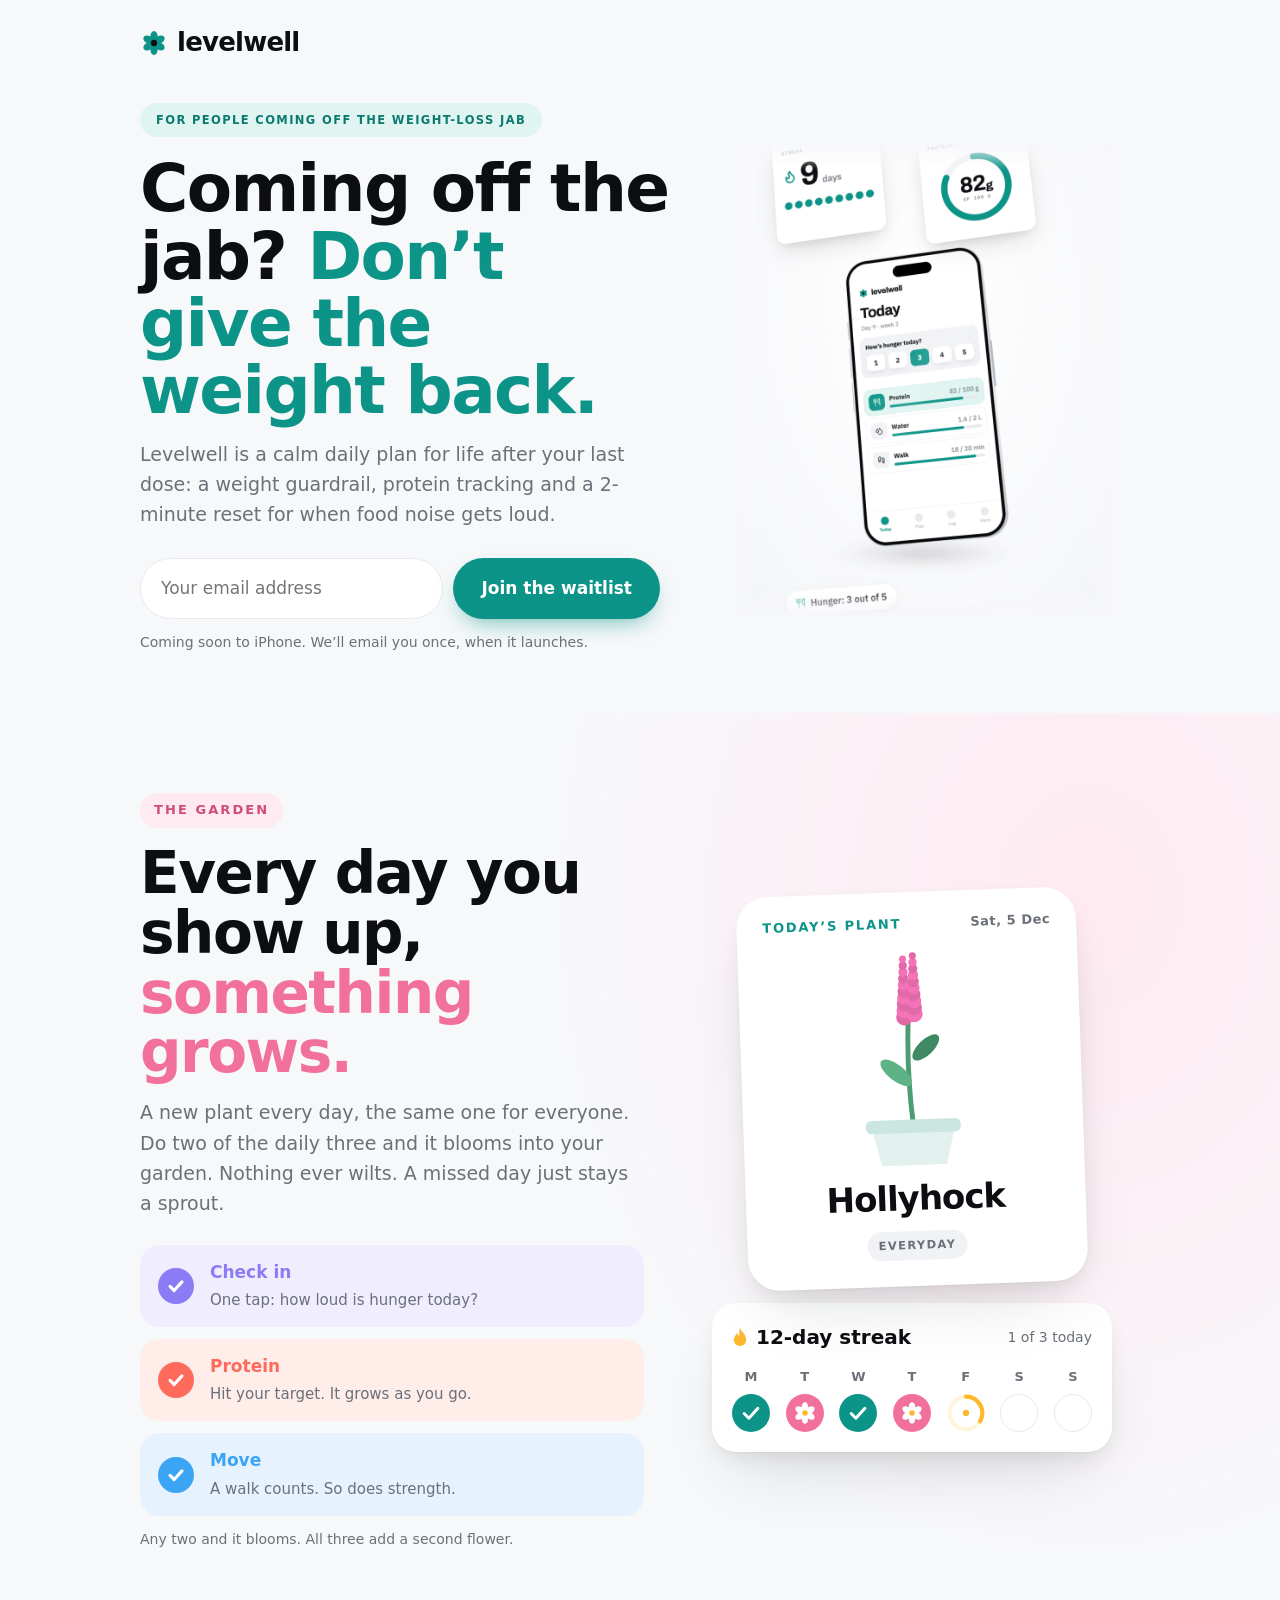
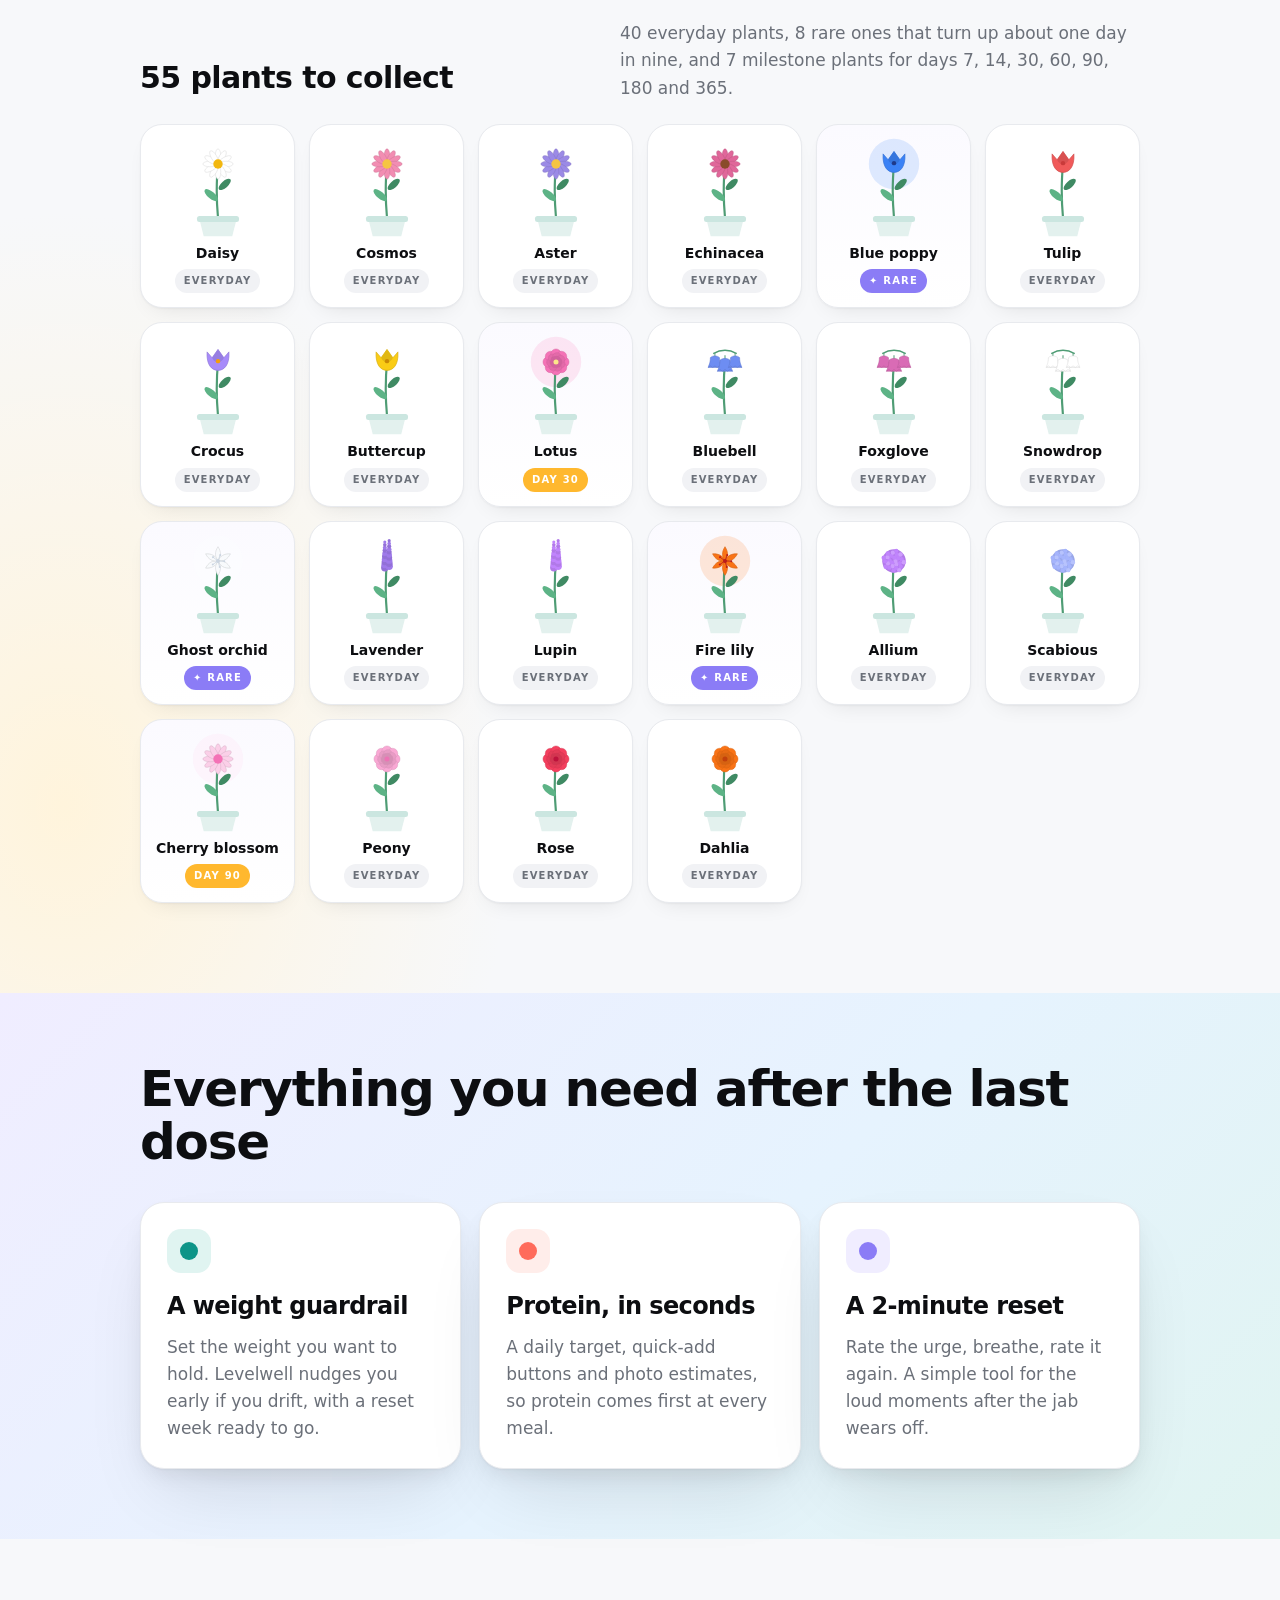
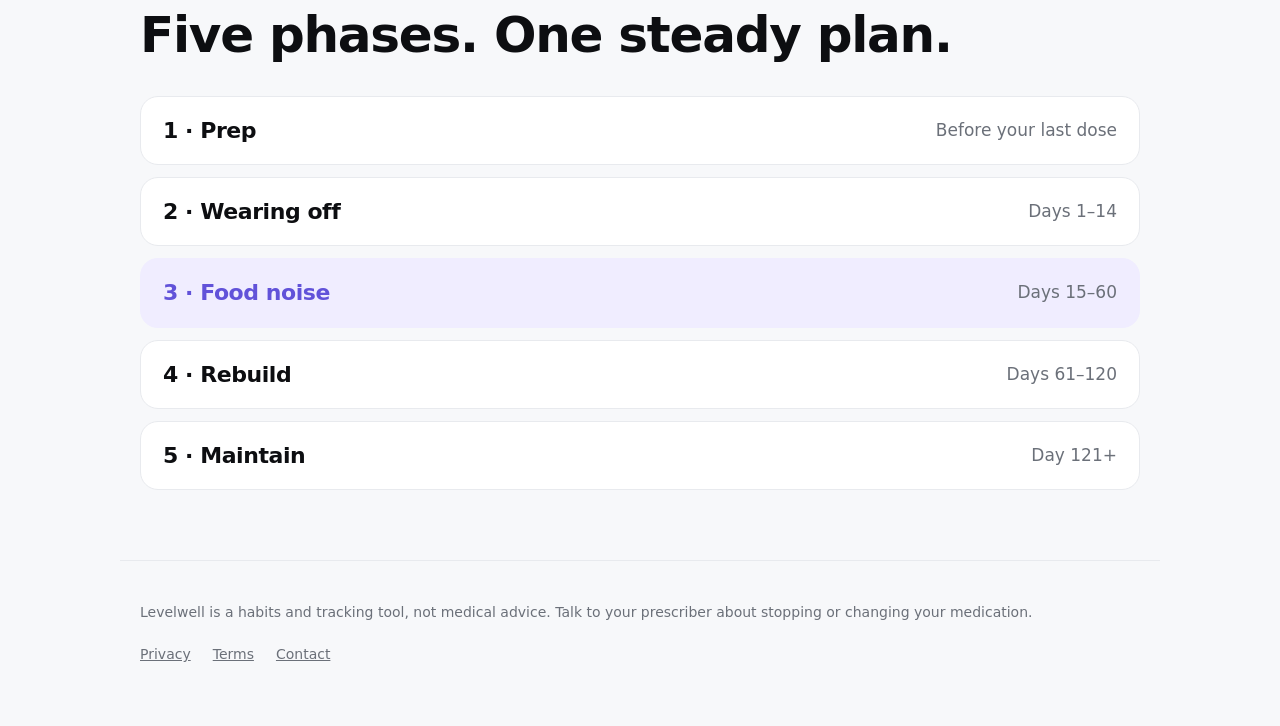
<file: index.html>
<!doctype html><html lang="en-GB"><head><meta charset="utf-8"><meta http-equiv="Content-Security-Policy" content="default-src 'none'; style-src 'self' https://fonts.googleapis.com; font-src https://fonts.gstatic.com; img-src 'self' data:; script-src 'self'; connect-src https://hlfuvnuicaoxpupukkrh.supabase.co; base-uri 'none'; form-action 'none'"><meta name="referrer" content="no-referrer"><meta name="viewport" content="width=device-width,initial-scale=1"><title>Levelwell · Life after the weight-loss jab</title><meta name="description" content="A calm daily plan for people coming off weight-loss jabs: a weight guardrail, protein tracking and a 2-minute reset for food noise. Coming soon to iPhone."><link rel="icon" href="assets/favicon.png"><link rel="preconnect" href="https://fonts.googleapis.com"><link href="https://fonts.googleapis.com/css2?family=Archivo:wght@600;700&family=IBM+Plex+Sans:wght@400;500;600&display=swap" rel="stylesheet"><link rel="stylesheet" href="style.css">
<meta property="og:title" content="Levelwell · Life after the weight-loss jab"><meta property="og:description" content="A calm daily plan for people coming off weight-loss jabs. Coming soon to iPhone."><meta property="og:image" content="https://levelwell.co.uk/assets/og.png"><meta name="twitter:card" content="summary_large_image">
</head>
<body>
<header class="nav"><a class="brand" href="index.html"><img src="assets/mark.svg" alt="" width="28" height="28"><span>levelwell</span></a></header>
<section class="wrap hero">
  <div>
    <span class="tag">For people coming off the weight-loss jab</span>
    <h1>Coming off the jab? <em>Don’t give the weight back.</em></h1>
    <p class="lead">Levelwell is a calm daily plan for life after your last dose: a weight guardrail, protein tracking and a 2-minute reset for when food noise gets loud.</p>
    <form id="wl" novalidate>
      <input type="text" id="hp" name="website" class="hp" tabindex="-1" autocomplete="off" aria-hidden="true">
      <input type="email" id="em" name="email" placeholder="Your email address" autocomplete="email" required aria-label="Email address">
      <button id="go" type="submit">Join the waitlist</button>
    </form>
    <p class="note" id="msg">Coming soon to iPhone. We’ll email you once, when it launches.</p>
  </div>
  <img src="assets/hero.png" alt="The Levelwell app on an iPhone, with a 9-day streak and a protein ring floating beside it." width="880" height="1100">
</section>
<section class="garden" id="garden"><div class="wrap">
  <div class="g-top">
    <div class="g-copy">
      <span class="kicker">The garden</span>
      <h2>Every day you show up, <em>something grows.</em></h2>
      <p class="lead">A new plant every day, the same one for everyone. Do two of the daily three and it blooms into your garden. Nothing ever wilts. A missed day just stays a sprout.</p>
      <div class="three">
        <div class="three-item lilac"><span class="dot lilac"><svg viewBox="0 0 24 24"><path d="M5.5 12.5 L10 17 L18.5 7.5" fill="none" stroke="#fff" stroke-width="3.4" stroke-linecap="round" stroke-linejoin="round"/></svg></span><div><b>Check in</b><span>One tap: how loud is hunger today?</span></div></div>
        <div class="three-item coral"><span class="dot coral"><svg viewBox="0 0 24 24"><path d="M5.5 12.5 L10 17 L18.5 7.5" fill="none" stroke="#fff" stroke-width="3.4" stroke-linecap="round" stroke-linejoin="round"/></svg></span><div><b>Protein</b><span>Hit your target. It grows as you go.</span></div></div>
        <div class="three-item sky"><span class="dot sky"><svg viewBox="0 0 24 24"><path d="M5.5 12.5 L10 17 L18.5 7.5" fill="none" stroke="#fff" stroke-width="3.4" stroke-linecap="round" stroke-linejoin="round"/></svg></span><div><b>Move</b><span>A walk counts. So does strength.</span></div></div>
      </div>
      <p class="small">Any two and it blooms. All three add a second flower.</p>
    </div>
    <div class="g-today">
      <div class="today-card" id="tp-card">
        <div class="tp-head"><span class="tp-label">Today’s plant</span><span class="tp-date" id="tp-date">Tue 24 Nov</span></div>
        <div class="tp-art" id="tp-svg"><svg class="plant-svg" viewBox="0 0 100 120"><path d="M50 96 Q 47 64 50 32" stroke="#4E9C74" stroke-width="2.6" fill="none" stroke-linecap="round"/><ellipse rx="4.2" ry="10" fill="#5DB386" transform="translate(42 69.1) rotate(-50)"/><ellipse rx="4" ry="9" fill="#3F8A63" transform="translate(58 56.3) rotate(48)"/><g transform="translate(50 32)"><path d="M-14 -10 Q 0 -18 14 -10" stroke="#4E9C74" stroke-width="1.6" fill="none"/><g transform="translate(-12 2) scale(0.9)"><path d="M0 -14 L0 -8" stroke="#4E9C74" stroke-width="1.2"/><path d="M-6 -8 C -6 -1, -8 2, -9 5 L 9 5 C 8 2, 6 -1, 6 -8 C 3 -11, -3 -11, -6 -8 Z" fill="#FFFFFF" stroke="#dbdbdb" stroke-width="0.7"/><path d="M-9 5 L -6 3 L -3 5 L 0 3 L 3 5 L 6 3 L 9 5" stroke="#dbdbdb" stroke-width="0.7" fill="none"/></g><g transform="translate(0 6) scale(1)"><path d="M0 -14 L0 -8" stroke="#4E9C74" stroke-width="1.2"/><path d="M-6 -8 C -6 -1, -8 2, -9 5 L 9 5 C 8 2, 6 -1, 6 -8 C 3 -11, -3 -11, -6 -8 Z" fill="#FFFFFF" stroke="#dbdbdb" stroke-width="0.7"/><path d="M-9 5 L -6 3 L -3 5 L 0 3 L 3 5 L 6 3 L 9 5" stroke="#dbdbdb" stroke-width="0.7" fill="none"/></g><g transform="translate(12 2) scale(0.9)"><path d="M0 -14 L0 -8" stroke="#4E9C74" stroke-width="1.2"/><path d="M-6 -8 C -6 -1, -8 2, -9 5 L 9 5 C 8 2, 6 -1, 6 -8 C 3 -11, -3 -11, -6 -8 Z" fill="#FFFFFF" stroke="#dbdbdb" stroke-width="0.7"/><path d="M-9 5 L -6 3 L -3 5 L 0 3 L 3 5 L 6 3 L 9 5" stroke="#dbdbdb" stroke-width="0.7" fill="none"/></g></g><path d="M28 98 L 72 98 L 67 118 L 33 118 Z" fill="#E3F1EE"/><rect x="25" y="94" width="50" height="7" rx="3" fill="#CBE6E0"/></svg></div>
        <div class="tp-name" id="tp-name">Snowdrop</div>
        <div id="tp-tag"><span class="ptag">Everyday</span></div>
      </div>
      <div class="week-card">
        <div class="wk-top"><span class="flame"><svg viewBox="0 0 18 22"><path d="M9 1 C 10 5, 16 8, 16 14 C 16 18.5, 12.8 21, 9 21 C 5.2 21, 2 18.5, 2 14.2 C 2 10.5, 4.6 8.6, 5.6 6.4 C 6.4 8.6, 7.4 9.4, 8.4 9.6 C 8 6.4, 8.2 3.6, 9 1 Z" fill="#FFB82E"/></svg></span><b>12-day streak</b><span class="small">1 of 3 today</span></div>
        <div class="wk-row"><div class="wcol"><span class="wl">M</span><span class="wd tick"><svg viewBox="0 0 36 36"><path d="M11.5 18.5 L16 23 L24.5 13.5" stroke="#fff" stroke-width="2.8" fill="none" stroke-linecap="round" stroke-linejoin="round"/></svg></span></div><div class="wcol"><span class="wl">T</span><span class="wd bloom"><svg viewBox="0 0 36 36"><ellipse cx="18" cy="12.4" rx="3.1" ry="4.6" fill="#fff" transform="rotate(0 18 18)"/><ellipse cx="18" cy="12.4" rx="3.1" ry="4.6" fill="#fff" transform="rotate(60 18 18)"/><ellipse cx="18" cy="12.4" rx="3.1" ry="4.6" fill="#fff" transform="rotate(120 18 18)"/><ellipse cx="18" cy="12.4" rx="3.1" ry="4.6" fill="#fff" transform="rotate(180 18 18)"/><ellipse cx="18" cy="12.4" rx="3.1" ry="4.6" fill="#fff" transform="rotate(240 18 18)"/><ellipse cx="18" cy="12.4" rx="3.1" ry="4.6" fill="#fff" transform="rotate(300 18 18)"/><circle cx="18" cy="18" r="2.6" fill="#FFB82E"/></svg></span></div><div class="wcol"><span class="wl">W</span><span class="wd tick"><svg viewBox="0 0 36 36"><path d="M11.5 18.5 L16 23 L24.5 13.5" stroke="#fff" stroke-width="2.8" fill="none" stroke-linecap="round" stroke-linejoin="round"/></svg></span></div><div class="wcol"><span class="wl">T</span><span class="wd bloom"><svg viewBox="0 0 36 36"><ellipse cx="18" cy="12.4" rx="3.1" ry="4.6" fill="#fff" transform="rotate(0 18 18)"/><ellipse cx="18" cy="12.4" rx="3.1" ry="4.6" fill="#fff" transform="rotate(60 18 18)"/><ellipse cx="18" cy="12.4" rx="3.1" ry="4.6" fill="#fff" transform="rotate(120 18 18)"/><ellipse cx="18" cy="12.4" rx="3.1" ry="4.6" fill="#fff" transform="rotate(180 18 18)"/><ellipse cx="18" cy="12.4" rx="3.1" ry="4.6" fill="#fff" transform="rotate(240 18 18)"/><ellipse cx="18" cy="12.4" rx="3.1" ry="4.6" fill="#fff" transform="rotate(300 18 18)"/><circle cx="18" cy="18" r="2.6" fill="#FFB82E"/></svg></span></div><div class="wcol"><span class="wl">F</span><span class="wd"><svg viewBox="0 0 36 36"><circle cx="18" cy="18" r="15.5" stroke="#FFF4DC" stroke-width="4" fill="none"/><circle cx="18" cy="18" r="15.5" stroke="#FFB82E" stroke-width="4" fill="none" stroke-linecap="round" stroke-dasharray="32.5 97.4" transform="rotate(-90 18 18)"/><circle cx="18" cy="18" r="3" fill="#FFB82E"/></svg></span></div><div class="wcol"><span class="wl">S</span><span class="wd future"></span></div><div class="wcol"><span class="wl">S</span><span class="wd future"></span></div></div>
      </div>
    </div>
  </div>
  <div class="g-collect">
    <div class="g-collect-head"><h3>55 plants to collect</h3><p>40 everyday plants, 8 rare ones that turn up about one day in nine, and 7 milestone plants for days 7, 14, 30, 60, 90, 180 and 365.</p></div>
    <div class="pgrid"><figure class="pcard"><svg class="plant-svg" viewBox="0 0 100 120"><path d="M50 96 Q 47 64 50 32" stroke="#4E9C74" stroke-width="2.6" fill="none" stroke-linecap="round"/><ellipse rx="4.2" ry="10" fill="#5DB386" transform="translate(42 69.1) rotate(-50)"/><ellipse rx="4" ry="9" fill="#3F8A63" transform="translate(58 56.3) rotate(48)"/><g transform="translate(50 32)"><ellipse cx="0" cy="-9.5" rx="3.3" ry="8.5" fill="#FFFFFF" stroke="#dbdbdb" stroke-width="0.6" transform="rotate(0)"/><ellipse cx="0" cy="-9.5" rx="3.3" ry="8.5" fill="#FFFFFF" stroke="#dbdbdb" stroke-width="0.6" transform="rotate(30)"/><ellipse cx="0" cy="-9.5" rx="3.3" ry="8.5" fill="#FFFFFF" stroke="#dbdbdb" stroke-width="0.6" transform="rotate(60)"/><ellipse cx="0" cy="-9.5" rx="3.3" ry="8.5" fill="#FFFFFF" stroke="#dbdbdb" stroke-width="0.6" transform="rotate(90)"/><ellipse cx="0" cy="-9.5" rx="3.3" ry="8.5" fill="#FFFFFF" stroke="#dbdbdb" stroke-width="0.6" transform="rotate(120)"/><ellipse cx="0" cy="-9.5" rx="3.3" ry="8.5" fill="#FFFFFF" stroke="#dbdbdb" stroke-width="0.6" transform="rotate(150)"/><ellipse cx="0" cy="-9.5" rx="3.3" ry="8.5" fill="#FFFFFF" stroke="#dbdbdb" stroke-width="0.6" transform="rotate(180)"/><ellipse cx="0" cy="-9.5" rx="3.3" ry="8.5" fill="#FFFFFF" stroke="#dbdbdb" stroke-width="0.6" transform="rotate(210)"/><ellipse cx="0" cy="-9.5" rx="3.3" ry="8.5" fill="#FFFFFF" stroke="#dbdbdb" stroke-width="0.6" transform="rotate(240)"/><ellipse cx="0" cy="-9.5" rx="3.3" ry="8.5" fill="#FFFFFF" stroke="#dbdbdb" stroke-width="0.6" transform="rotate(270)"/><ellipse cx="0" cy="-9.5" rx="3.3" ry="8.5" fill="#FFFFFF" stroke="#dbdbdb" stroke-width="0.6" transform="rotate(300)"/><ellipse cx="0" cy="-9.5" rx="3.3" ry="8.5" fill="#FFFFFF" stroke="#dbdbdb" stroke-width="0.6" transform="rotate(330)"/><circle r="5.6" fill="#F2B70F"/></g><path d="M28 98 L 72 98 L 67 118 L 33 118 Z" fill="#E3F1EE"/><rect x="25" y="94" width="50" height="7" rx="3" fill="#CBE6E0"/></svg><figcaption>Daisy</figcaption><span class="ptag">Everyday</span></figure><figure class="pcard"><svg class="plant-svg" viewBox="0 0 100 120"><path d="M50 96 Q 47 64 50 32" stroke="#4E9C74" stroke-width="2.6" fill="none" stroke-linecap="round"/><ellipse rx="4.2" ry="10" fill="#5DB386" transform="translate(42 69.1) rotate(-50)"/><ellipse rx="4" ry="9" fill="#3F8A63" transform="translate(58 56.3) rotate(48)"/><g transform="translate(50 32)"><ellipse cx="0" cy="-9.5" rx="3.3" ry="8.5" fill="#F28DB2" stroke="#d07999" stroke-width="0.6" transform="rotate(0)"/><ellipse cx="0" cy="-9.5" rx="3.3" ry="8.5" fill="#F28DB2" stroke="#d07999" stroke-width="0.6" transform="rotate(30)"/><ellipse cx="0" cy="-9.5" rx="3.3" ry="8.5" fill="#F28DB2" stroke="#d07999" stroke-width="0.6" transform="rotate(60)"/><ellipse cx="0" cy="-9.5" rx="3.3" ry="8.5" fill="#F28DB2" stroke="#d07999" stroke-width="0.6" transform="rotate(90)"/><ellipse cx="0" cy="-9.5" rx="3.3" ry="8.5" fill="#F28DB2" stroke="#d07999" stroke-width="0.6" transform="rotate(120)"/><ellipse cx="0" cy="-9.5" rx="3.3" ry="8.5" fill="#F28DB2" stroke="#d07999" stroke-width="0.6" transform="rotate(150)"/><ellipse cx="0" cy="-9.5" rx="3.3" ry="8.5" fill="#F28DB2" stroke="#d07999" stroke-width="0.6" transform="rotate(180)"/><ellipse cx="0" cy="-9.5" rx="3.3" ry="8.5" fill="#F28DB2" stroke="#d07999" stroke-width="0.6" transform="rotate(210)"/><ellipse cx="0" cy="-9.5" rx="3.3" ry="8.5" fill="#F28DB2" stroke="#d07999" stroke-width="0.6" transform="rotate(240)"/><ellipse cx="0" cy="-9.5" rx="3.3" ry="8.5" fill="#F28DB2" stroke="#d07999" stroke-width="0.6" transform="rotate(270)"/><ellipse cx="0" cy="-9.5" rx="3.3" ry="8.5" fill="#F28DB2" stroke="#d07999" stroke-width="0.6" transform="rotate(300)"/><ellipse cx="0" cy="-9.5" rx="3.3" ry="8.5" fill="#F28DB2" stroke="#d07999" stroke-width="0.6" transform="rotate(330)"/><circle r="5.6" fill="#F5C542"/></g><path d="M28 98 L 72 98 L 67 118 L 33 118 Z" fill="#E3F1EE"/><rect x="25" y="94" width="50" height="7" rx="3" fill="#CBE6E0"/></svg><figcaption>Cosmos</figcaption><span class="ptag">Everyday</span></figure><figure class="pcard"><svg class="plant-svg" viewBox="0 0 100 120"><path d="M50 96 Q 47 64 50 32" stroke="#4E9C74" stroke-width="2.6" fill="none" stroke-linecap="round"/><ellipse rx="4.2" ry="10" fill="#5DB386" transform="translate(42 69.1) rotate(-50)"/><ellipse rx="4" ry="9" fill="#3F8A63" transform="translate(58 56.3) rotate(48)"/><g transform="translate(50 32)"><ellipse cx="0" cy="-9.5" rx="3.3" ry="8.5" fill="#9B8AE6" stroke="#8577c6" stroke-width="0.6" transform="rotate(0)"/><ellipse cx="0" cy="-9.5" rx="3.3" ry="8.5" fill="#9B8AE6" stroke="#8577c6" stroke-width="0.6" transform="rotate(30)"/><ellipse cx="0" cy="-9.5" rx="3.3" ry="8.5" fill="#9B8AE6" stroke="#8577c6" stroke-width="0.6" transform="rotate(60)"/><ellipse cx="0" cy="-9.5" rx="3.3" ry="8.5" fill="#9B8AE6" stroke="#8577c6" stroke-width="0.6" transform="rotate(90)"/><ellipse cx="0" cy="-9.5" rx="3.3" ry="8.5" fill="#9B8AE6" stroke="#8577c6" stroke-width="0.6" transform="rotate(120)"/><ellipse cx="0" cy="-9.5" rx="3.3" ry="8.5" fill="#9B8AE6" stroke="#8577c6" stroke-width="0.6" transform="rotate(150)"/><ellipse cx="0" cy="-9.5" rx="3.3" ry="8.5" fill="#9B8AE6" stroke="#8577c6" stroke-width="0.6" transform="rotate(180)"/><ellipse cx="0" cy="-9.5" rx="3.3" ry="8.5" fill="#9B8AE6" stroke="#8577c6" stroke-width="0.6" transform="rotate(210)"/><ellipse cx="0" cy="-9.5" rx="3.3" ry="8.5" fill="#9B8AE6" stroke="#8577c6" stroke-width="0.6" transform="rotate(240)"/><ellipse cx="0" cy="-9.5" rx="3.3" ry="8.5" fill="#9B8AE6" stroke="#8577c6" stroke-width="0.6" transform="rotate(270)"/><ellipse cx="0" cy="-9.5" rx="3.3" ry="8.5" fill="#9B8AE6" stroke="#8577c6" stroke-width="0.6" transform="rotate(300)"/><ellipse cx="0" cy="-9.5" rx="3.3" ry="8.5" fill="#9B8AE6" stroke="#8577c6" stroke-width="0.6" transform="rotate(330)"/><circle r="5.6" fill="#F5C542"/></g><path d="M28 98 L 72 98 L 67 118 L 33 118 Z" fill="#E3F1EE"/><rect x="25" y="94" width="50" height="7" rx="3" fill="#CBE6E0"/></svg><figcaption>Aster</figcaption><span class="ptag">Everyday</span></figure><figure class="pcard"><svg class="plant-svg" viewBox="0 0 100 120"><path d="M50 96 Q 47 64 50 32" stroke="#4E9C74" stroke-width="2.6" fill="none" stroke-linecap="round"/><ellipse rx="4.2" ry="10" fill="#5DB386" transform="translate(42 69.1) rotate(-50)"/><ellipse rx="4" ry="9" fill="#3F8A63" transform="translate(58 56.3) rotate(48)"/><g transform="translate(50 32)"><ellipse cx="0" cy="-9.5" rx="3.3" ry="8.5" fill="#E0679A" stroke="#c15984" stroke-width="0.6" transform="rotate(0)"/><ellipse cx="0" cy="-9.5" rx="3.3" ry="8.5" fill="#E0679A" stroke="#c15984" stroke-width="0.6" transform="rotate(30)"/><ellipse cx="0" cy="-9.5" rx="3.3" ry="8.5" fill="#E0679A" stroke="#c15984" stroke-width="0.6" transform="rotate(60)"/><ellipse cx="0" cy="-9.5" rx="3.3" ry="8.5" fill="#E0679A" stroke="#c15984" stroke-width="0.6" transform="rotate(90)"/><ellipse cx="0" cy="-9.5" rx="3.3" ry="8.5" fill="#E0679A" stroke="#c15984" stroke-width="0.6" transform="rotate(120)"/><ellipse cx="0" cy="-9.5" rx="3.3" ry="8.5" fill="#E0679A" stroke="#c15984" stroke-width="0.6" transform="rotate(150)"/><ellipse cx="0" cy="-9.5" rx="3.3" ry="8.5" fill="#E0679A" stroke="#c15984" stroke-width="0.6" transform="rotate(180)"/><ellipse cx="0" cy="-9.5" rx="3.3" ry="8.5" fill="#E0679A" stroke="#c15984" stroke-width="0.6" transform="rotate(210)"/><ellipse cx="0" cy="-9.5" rx="3.3" ry="8.5" fill="#E0679A" stroke="#c15984" stroke-width="0.6" transform="rotate(240)"/><ellipse cx="0" cy="-9.5" rx="3.3" ry="8.5" fill="#E0679A" stroke="#c15984" stroke-width="0.6" transform="rotate(270)"/><ellipse cx="0" cy="-9.5" rx="3.3" ry="8.5" fill="#E0679A" stroke="#c15984" stroke-width="0.6" transform="rotate(300)"/><ellipse cx="0" cy="-9.5" rx="3.3" ry="8.5" fill="#E0679A" stroke="#c15984" stroke-width="0.6" transform="rotate(330)"/><circle r="5.6" fill="#8A4B2A"/></g><path d="M28 98 L 72 98 L 67 118 L 33 118 Z" fill="#E3F1EE"/><rect x="25" y="94" width="50" height="7" rx="3" fill="#CBE6E0"/></svg><figcaption>Echinacea</figcaption><span class="ptag">Everyday</span></figure><figure class="pcard glow"><svg class="plant-svg" viewBox="0 0 100 120"><circle cx="50" cy="32" r="30" fill="#3B82F6" opacity="0.16"/><path d="M50 96 Q 47 64 50 32" stroke="#4E9C74" stroke-width="2.6" fill="none" stroke-linecap="round"/><ellipse rx="4.2" ry="10" fill="#5DB386" transform="translate(42 69.1) rotate(-50)"/><ellipse rx="4" ry="9" fill="#3F8A63" transform="translate(58 56.3) rotate(48)"/><g transform="translate(50 32)"><path d="M-13 -12 C -14 4, -7 10, 0 10 C 7 10, 14 4, 13 -12 L 7 -5 L 0 -15 L -7 -5 Z" fill="#3B82F6" stroke="#3370d4" stroke-width="0.8"/><path d="M-7 -5 L 0 -15 L 7 -5 C 4 2, -4 2, -7 -5 Z" fill="#3575dd"/><circle cy="-1" r="2.6" fill="#1E3A8A"/></g><path d="M28 98 L 72 98 L 67 118 L 33 118 Z" fill="#E3F1EE"/><rect x="25" y="94" width="50" height="7" rx="3" fill="#CBE6E0"/></svg><figcaption>Blue poppy</figcaption><span class="ptag rare">✦ Rare</span></figure><figure class="pcard"><svg class="plant-svg" viewBox="0 0 100 120"><path d="M50 96 Q 47 64 50 32" stroke="#4E9C74" stroke-width="2.6" fill="none" stroke-linecap="round"/><ellipse rx="4.2" ry="10" fill="#5DB386" transform="translate(42 69.1) rotate(-50)"/><ellipse rx="4" ry="9" fill="#3F8A63" transform="translate(58 56.3) rotate(48)"/><g transform="translate(50 32)"><path d="M-13 -12 C -14 4, -7 10, 0 10 C 7 10, 14 4, 13 -12 L 7 -5 L 0 -15 L -7 -5 Z" fill="#F05A5A" stroke="#ce4d4d" stroke-width="0.8"/><path d="M-7 -5 L 0 -15 L 7 -5 C 4 2, -4 2, -7 -5 Z" fill="#d85151"/><circle cy="-1" r="2.6" fill="#C93A3A"/></g><path d="M28 98 L 72 98 L 67 118 L 33 118 Z" fill="#E3F1EE"/><rect x="25" y="94" width="50" height="7" rx="3" fill="#CBE6E0"/></svg><figcaption>Tulip</figcaption><span class="ptag">Everyday</span></figure><figure class="pcard"><svg class="plant-svg" viewBox="0 0 100 120"><path d="M50 96 Q 47 64 50 32" stroke="#4E9C74" stroke-width="2.6" fill="none" stroke-linecap="round"/><ellipse rx="4.2" ry="10" fill="#5DB386" transform="translate(42 69.1) rotate(-50)"/><ellipse rx="4" ry="9" fill="#3F8A63" transform="translate(58 56.3) rotate(48)"/><g transform="translate(50 32)"><path d="M-13 -12 C -14 4, -7 10, 0 10 C 7 10, 14 4, 13 -12 L 7 -5 L 0 -15 L -7 -5 Z" fill="#A78BFA" stroke="#9078d7" stroke-width="0.8"/><path d="M-7 -5 L 0 -15 L 7 -5 C 4 2, -4 2, -7 -5 Z" fill="#967de1"/><circle cy="-1" r="2.6" fill="#F59E0B"/></g><path d="M28 98 L 72 98 L 67 118 L 33 118 Z" fill="#E3F1EE"/><rect x="25" y="94" width="50" height="7" rx="3" fill="#CBE6E0"/></svg><figcaption>Crocus</figcaption><span class="ptag">Everyday</span></figure><figure class="pcard"><svg class="plant-svg" viewBox="0 0 100 120"><path d="M50 96 Q 47 64 50 32" stroke="#4E9C74" stroke-width="2.6" fill="none" stroke-linecap="round"/><ellipse rx="4.2" ry="10" fill="#5DB386" transform="translate(42 69.1) rotate(-50)"/><ellipse rx="4" ry="9" fill="#3F8A63" transform="translate(58 56.3) rotate(48)"/><g transform="translate(50 32)"><path d="M-13 -12 C -14 4, -7 10, 0 10 C 7 10, 14 4, 13 -12 L 7 -5 L 0 -15 L -7 -5 Z" fill="#FACC15" stroke="#d7af12" stroke-width="0.8"/><path d="M-7 -5 L 0 -15 L 7 -5 C 4 2, -4 2, -7 -5 Z" fill="#e1b813"/><circle cy="-1" r="2.6" fill="#CA8A04"/></g><path d="M28 98 L 72 98 L 67 118 L 33 118 Z" fill="#E3F1EE"/><rect x="25" y="94" width="50" height="7" rx="3" fill="#CBE6E0"/></svg><figcaption>Buttercup</figcaption><span class="ptag">Everyday</span></figure><figure class="pcard glow"><svg class="plant-svg" viewBox="0 0 100 120"><circle cx="50" cy="32" r="30" fill="#F472B6" opacity="0.16"/><path d="M50 96 Q 47 64 50 32" stroke="#4E9C74" stroke-width="2.6" fill="none" stroke-linecap="round"/><ellipse rx="4.2" ry="10" fill="#5DB386" transform="translate(42 69.1) rotate(-50)"/><ellipse rx="4" ry="9" fill="#3F8A63" transform="translate(58 56.3) rotate(48)"/><g transform="translate(50 32)"><circle cx="9.30" cy="0.00" r="6.2" fill="#f472b6" stroke="#d2629d" stroke-width="0.5"/><circle cx="6.58" cy="6.58" r="6.2" fill="#f472b6" stroke="#d2629d" stroke-width="0.5"/><circle cx="0.00" cy="9.30" r="6.2" fill="#f472b6" stroke="#d2629d" stroke-width="0.5"/><circle cx="-6.58" cy="6.58" r="6.2" fill="#f472b6" stroke="#d2629d" stroke-width="0.5"/><circle cx="-9.30" cy="0.00" r="6.2" fill="#f472b6" stroke="#d2629d" stroke-width="0.5"/><circle cx="-6.58" cy="-6.58" r="6.2" fill="#f472b6" stroke="#d2629d" stroke-width="0.5"/><circle cx="-0.00" cy="-9.30" r="6.2" fill="#f472b6" stroke="#d2629d" stroke-width="0.5"/><circle cx="6.58" cy="-6.58" r="6.2" fill="#f472b6" stroke="#d2629d" stroke-width="0.5"/><circle cx="5.75" cy="2.32" r="5.0" fill="#e36aa9" stroke="#d2629d" stroke-width="0.5"/><circle cx="1.77" cy="5.94" r="5.0" fill="#e36aa9" stroke="#d2629d" stroke-width="0.5"/><circle cx="-3.54" cy="5.09" r="5.0" fill="#e36aa9" stroke="#d2629d" stroke-width="0.5"/><circle cx="-6.19" cy="0.40" r="5.0" fill="#e36aa9" stroke="#d2629d" stroke-width="0.5"/><circle cx="-4.17" cy="-4.59" r="5.0" fill="#e36aa9" stroke="#d2629d" stroke-width="0.5"/><circle cx="0.99" cy="-6.12" r="5.0" fill="#e36aa9" stroke="#d2629d" stroke-width="0.5"/><circle cx="5.40" cy="-3.05" r="5.0" fill="#e36aa9" stroke="#d2629d" stroke-width="0.5"/><circle cx="2.19" cy="2.61" r="3.8" fill="#d2629d" stroke="#d2629d" stroke-width="0.5"/><circle cx="-1.17" cy="3.20" r="3.8" fill="#d2629d" stroke="#d2629d" stroke-width="0.5"/><circle cx="-3.36" cy="0.59" r="3.8" fill="#d2629d" stroke="#d2629d" stroke-width="0.5"/><circle cx="-2.19" cy="-2.61" r="3.8" fill="#d2629d" stroke="#d2629d" stroke-width="0.5"/><circle cx="1.17" cy="-3.20" r="3.8" fill="#d2629d" stroke="#d2629d" stroke-width="0.5"/><circle cx="3.36" cy="-0.59" r="3.8" fill="#d2629d" stroke="#d2629d" stroke-width="0.5"/><circle r="3" fill="#FDE68A"/></g><path d="M28 98 L 72 98 L 67 118 L 33 118 Z" fill="#E3F1EE"/><rect x="25" y="94" width="50" height="7" rx="3" fill="#CBE6E0"/></svg><figcaption>Lotus</figcaption><span class="ptag mile">Day 30</span></figure><figure class="pcard"><svg class="plant-svg" viewBox="0 0 100 120"><path d="M50 96 Q 47 64 50 32" stroke="#4E9C74" stroke-width="2.6" fill="none" stroke-linecap="round"/><ellipse rx="4.2" ry="10" fill="#5DB386" transform="translate(42 69.1) rotate(-50)"/><ellipse rx="4" ry="9" fill="#3F8A63" transform="translate(58 56.3) rotate(48)"/><g transform="translate(50 32)"><path d="M-14 -10 Q 0 -18 14 -10" stroke="#4E9C74" stroke-width="1.6" fill="none"/><g transform="translate(-12 2) scale(0.9)"><path d="M0 -14 L0 -8" stroke="#4E9C74" stroke-width="1.2"/><path d="M-6 -8 C -6 -1, -8 2, -9 5 L 9 5 C 8 2, 6 -1, 6 -8 C 3 -11, -3 -11, -6 -8 Z" fill="#6D8DF2" stroke="#5e79d0" stroke-width="0.7"/><path d="M-9 5 L -6 3 L -3 5 L 0 3 L 3 5 L 6 3 L 9 5" stroke="#5e79d0" stroke-width="0.7" fill="none"/></g><g transform="translate(0 6) scale(1)"><path d="M0 -14 L0 -8" stroke="#4E9C74" stroke-width="1.2"/><path d="M-6 -8 C -6 -1, -8 2, -9 5 L 9 5 C 8 2, 6 -1, 6 -8 C 3 -11, -3 -11, -6 -8 Z" fill="#6D8DF2" stroke="#5e79d0" stroke-width="0.7"/><path d="M-9 5 L -6 3 L -3 5 L 0 3 L 3 5 L 6 3 L 9 5" stroke="#5e79d0" stroke-width="0.7" fill="none"/></g><g transform="translate(12 2) scale(0.9)"><path d="M0 -14 L0 -8" stroke="#4E9C74" stroke-width="1.2"/><path d="M-6 -8 C -6 -1, -8 2, -9 5 L 9 5 C 8 2, 6 -1, 6 -8 C 3 -11, -3 -11, -6 -8 Z" fill="#6D8DF2" stroke="#5e79d0" stroke-width="0.7"/><path d="M-9 5 L -6 3 L -3 5 L 0 3 L 3 5 L 6 3 L 9 5" stroke="#5e79d0" stroke-width="0.7" fill="none"/></g></g><path d="M28 98 L 72 98 L 67 118 L 33 118 Z" fill="#E3F1EE"/><rect x="25" y="94" width="50" height="7" rx="3" fill="#CBE6E0"/></svg><figcaption>Bluebell</figcaption><span class="ptag">Everyday</span></figure><figure class="pcard"><svg class="plant-svg" viewBox="0 0 100 120"><path d="M50 96 Q 47 64 50 32" stroke="#4E9C74" stroke-width="2.6" fill="none" stroke-linecap="round"/><ellipse rx="4.2" ry="10" fill="#5DB386" transform="translate(42 69.1) rotate(-50)"/><ellipse rx="4" ry="9" fill="#3F8A63" transform="translate(58 56.3) rotate(48)"/><g transform="translate(50 32)"><path d="M-14 -10 Q 0 -18 14 -10" stroke="#4E9C74" stroke-width="1.6" fill="none"/><g transform="translate(-12 2) scale(0.9)"><path d="M0 -14 L0 -8" stroke="#4E9C74" stroke-width="1.2"/><path d="M-6 -8 C -6 -1, -8 2, -9 5 L 9 5 C 8 2, 6 -1, 6 -8 C 3 -11, -3 -11, -6 -8 Z" fill="#D96BB5" stroke="#bb5c9c" stroke-width="0.7"/><path d="M-9 5 L -6 3 L -3 5 L 0 3 L 3 5 L 6 3 L 9 5" stroke="#bb5c9c" stroke-width="0.7" fill="none"/></g><g transform="translate(0 6) scale(1)"><path d="M0 -14 L0 -8" stroke="#4E9C74" stroke-width="1.2"/><path d="M-6 -8 C -6 -1, -8 2, -9 5 L 9 5 C 8 2, 6 -1, 6 -8 C 3 -11, -3 -11, -6 -8 Z" fill="#D96BB5" stroke="#bb5c9c" stroke-width="0.7"/><path d="M-9 5 L -6 3 L -3 5 L 0 3 L 3 5 L 6 3 L 9 5" stroke="#bb5c9c" stroke-width="0.7" fill="none"/></g><g transform="translate(12 2) scale(0.9)"><path d="M0 -14 L0 -8" stroke="#4E9C74" stroke-width="1.2"/><path d="M-6 -8 C -6 -1, -8 2, -9 5 L 9 5 C 8 2, 6 -1, 6 -8 C 3 -11, -3 -11, -6 -8 Z" fill="#D96BB5" stroke="#bb5c9c" stroke-width="0.7"/><path d="M-9 5 L -6 3 L -3 5 L 0 3 L 3 5 L 6 3 L 9 5" stroke="#bb5c9c" stroke-width="0.7" fill="none"/></g></g><path d="M28 98 L 72 98 L 67 118 L 33 118 Z" fill="#E3F1EE"/><rect x="25" y="94" width="50" height="7" rx="3" fill="#CBE6E0"/></svg><figcaption>Foxglove</figcaption><span class="ptag">Everyday</span></figure><figure class="pcard"><svg class="plant-svg" viewBox="0 0 100 120"><path d="M50 96 Q 47 64 50 32" stroke="#4E9C74" stroke-width="2.6" fill="none" stroke-linecap="round"/><ellipse rx="4.2" ry="10" fill="#5DB386" transform="translate(42 69.1) rotate(-50)"/><ellipse rx="4" ry="9" fill="#3F8A63" transform="translate(58 56.3) rotate(48)"/><g transform="translate(50 32)"><path d="M-14 -10 Q 0 -18 14 -10" stroke="#4E9C74" stroke-width="1.6" fill="none"/><g transform="translate(-12 2) scale(0.9)"><path d="M0 -14 L0 -8" stroke="#4E9C74" stroke-width="1.2"/><path d="M-6 -8 C -6 -1, -8 2, -9 5 L 9 5 C 8 2, 6 -1, 6 -8 C 3 -11, -3 -11, -6 -8 Z" fill="#FFFFFF" stroke="#dbdbdb" stroke-width="0.7"/><path d="M-9 5 L -6 3 L -3 5 L 0 3 L 3 5 L 6 3 L 9 5" stroke="#dbdbdb" stroke-width="0.7" fill="none"/></g><g transform="translate(0 6) scale(1)"><path d="M0 -14 L0 -8" stroke="#4E9C74" stroke-width="1.2"/><path d="M-6 -8 C -6 -1, -8 2, -9 5 L 9 5 C 8 2, 6 -1, 6 -8 C 3 -11, -3 -11, -6 -8 Z" fill="#FFFFFF" stroke="#dbdbdb" stroke-width="0.7"/><path d="M-9 5 L -6 3 L -3 5 L 0 3 L 3 5 L 6 3 L 9 5" stroke="#dbdbdb" stroke-width="0.7" fill="none"/></g><g transform="translate(12 2) scale(0.9)"><path d="M0 -14 L0 -8" stroke="#4E9C74" stroke-width="1.2"/><path d="M-6 -8 C -6 -1, -8 2, -9 5 L 9 5 C 8 2, 6 -1, 6 -8 C 3 -11, -3 -11, -6 -8 Z" fill="#FFFFFF" stroke="#dbdbdb" stroke-width="0.7"/><path d="M-9 5 L -6 3 L -3 5 L 0 3 L 3 5 L 6 3 L 9 5" stroke="#dbdbdb" stroke-width="0.7" fill="none"/></g></g><path d="M28 98 L 72 98 L 67 118 L 33 118 Z" fill="#E3F1EE"/><rect x="25" y="94" width="50" height="7" rx="3" fill="#CBE6E0"/></svg><figcaption>Snowdrop</figcaption><span class="ptag">Everyday</span></figure><figure class="pcard glow"><svg class="plant-svg" viewBox="0 0 100 120"><circle cx="50" cy="32" r="30" fill="#F8FAFC" opacity="0.16"/><path d="M50 96 Q 47 64 50 32" stroke="#4E9C74" stroke-width="2.6" fill="none" stroke-linecap="round"/><ellipse rx="4.2" ry="10" fill="#5DB386" transform="translate(42 69.1) rotate(-50)"/><ellipse rx="4" ry="9" fill="#3F8A63" transform="translate(58 56.3) rotate(48)"/><g transform="translate(50 32)"><path d="M0 0 C 4 -5, 4 -11, 0 -17 C -4 -11, -4 -5, 0 0 Z" fill="#F8FAFC" stroke="#d5d7d9" stroke-width="0.7" transform="rotate(0)"/><path d="M0 0 C 4 -5, 4 -11, 0 -17 C -4 -11, -4 -5, 0 0 Z" fill="#F8FAFC" stroke="#d5d7d9" stroke-width="0.7" transform="rotate(60)"/><path d="M0 0 C 4 -5, 4 -11, 0 -17 C -4 -11, -4 -5, 0 0 Z" fill="#F8FAFC" stroke="#d5d7d9" stroke-width="0.7" transform="rotate(120)"/><path d="M0 0 C 4 -5, 4 -11, 0 -17 C -4 -11, -4 -5, 0 0 Z" fill="#F8FAFC" stroke="#d5d7d9" stroke-width="0.7" transform="rotate(180)"/><path d="M0 0 C 4 -5, 4 -11, 0 -17 C -4 -11, -4 -5, 0 0 Z" fill="#F8FAFC" stroke="#d5d7d9" stroke-width="0.7" transform="rotate(240)"/><path d="M0 0 C 4 -5, 4 -11, 0 -17 C -4 -11, -4 -5, 0 0 Z" fill="#F8FAFC" stroke="#d5d7d9" stroke-width="0.7" transform="rotate(300)"/><g transform="rotate(20)"><path d="M0 0 L0 -7" stroke="#CBD5E1" stroke-width="0.9"/><circle cy="-7.5" r="1.2" fill="#CBD5E1"/></g><g transform="rotate(92)"><path d="M0 0 L0 -7" stroke="#CBD5E1" stroke-width="0.9"/><circle cy="-7.5" r="1.2" fill="#CBD5E1"/></g><g transform="rotate(164)"><path d="M0 0 L0 -7" stroke="#CBD5E1" stroke-width="0.9"/><circle cy="-7.5" r="1.2" fill="#CBD5E1"/></g><g transform="rotate(236)"><path d="M0 0 L0 -7" stroke="#CBD5E1" stroke-width="0.9"/><circle cy="-7.5" r="1.2" fill="#CBD5E1"/></g><g transform="rotate(308)"><path d="M0 0 L0 -7" stroke="#CBD5E1" stroke-width="0.9"/><circle cy="-7.5" r="1.2" fill="#CBD5E1"/></g><circle r="2.4" fill="#CBD5E1"/></g><path d="M28 98 L 72 98 L 67 118 L 33 118 Z" fill="#E3F1EE"/><rect x="25" y="94" width="50" height="7" rx="3" fill="#CBE6E0"/></svg><figcaption>Ghost orchid</figcaption><span class="ptag rare">✦ Rare</span></figure><figure class="pcard"><svg class="plant-svg" viewBox="0 0 100 120"><path d="M50 96 Q 47 64 50 32" stroke="#4E9C74" stroke-width="2.6" fill="none" stroke-linecap="round"/><ellipse rx="4.2" ry="10" fill="#5DB386" transform="translate(42 69.1) rotate(-50)"/><ellipse rx="4" ry="9" fill="#3F8A63" transform="translate(58 56.3) rotate(48)"/><g transform="translate(50 32)"><circle cx="-2.6" cy="8.00" r="4.40" fill="#9270d7"/><circle cx="2.6" cy="6.40" r="4.40" fill="#9F7AEA"/><circle cx="-2.6" cy="4.60" r="4.12" fill="#9F7AEA"/><circle cx="2.6" cy="3.00" r="4.12" fill="#9270d7"/><circle cx="-2.6" cy="1.20" r="3.84" fill="#9270d7"/><circle cx="2.6" cy="-0.40" r="3.84" fill="#9F7AEA"/><circle cx="-2.6" cy="-2.20" r="3.56" fill="#9F7AEA"/><circle cx="2.6" cy="-3.80" r="3.56" fill="#9270d7"/><circle cx="-2.6" cy="-5.60" r="3.28" fill="#9270d7"/><circle cx="2.6" cy="-7.20" r="3.28" fill="#9F7AEA"/><circle cx="-2.6" cy="-9.00" r="3.00" fill="#9F7AEA"/><circle cx="2.6" cy="-10.60" r="3.00" fill="#9270d7"/><circle cx="-2.6" cy="-12.40" r="2.72" fill="#9270d7"/><circle cx="2.6" cy="-14.00" r="2.72" fill="#9F7AEA"/><circle cx="-2.6" cy="-15.80" r="2.44" fill="#9F7AEA"/><circle cx="2.6" cy="-17.40" r="2.44" fill="#9270d7"/><circle cx="-2.6" cy="-19.20" r="2.16" fill="#9270d7"/><circle cx="2.6" cy="-20.80" r="2.16" fill="#9F7AEA"/><circle cx="-2.6" cy="-22.60" r="1.88" fill="#9F7AEA"/><circle cx="2.6" cy="-24.20" r="1.88" fill="#9270d7"/></g><path d="M28 98 L 72 98 L 67 118 L 33 118 Z" fill="#E3F1EE"/><rect x="25" y="94" width="50" height="7" rx="3" fill="#CBE6E0"/></svg><figcaption>Lavender</figcaption><span class="ptag">Everyday</span></figure><figure class="pcard"><svg class="plant-svg" viewBox="0 0 100 120"><path d="M50 96 Q 47 64 50 32" stroke="#4E9C74" stroke-width="2.6" fill="none" stroke-linecap="round"/><ellipse rx="4.2" ry="10" fill="#5DB386" transform="translate(42 69.1) rotate(-50)"/><ellipse rx="4" ry="9" fill="#3F8A63" transform="translate(58 56.3) rotate(48)"/><g transform="translate(50 32)"><circle cx="-2.6" cy="8.00" r="4.40" fill="#b179e8"/><circle cx="2.6" cy="6.40" r="4.40" fill="#C084FC"/><circle cx="-2.6" cy="4.60" r="4.12" fill="#C084FC"/><circle cx="2.6" cy="3.00" r="4.12" fill="#b179e8"/><circle cx="-2.6" cy="1.20" r="3.84" fill="#b179e8"/><circle cx="2.6" cy="-0.40" r="3.84" fill="#C084FC"/><circle cx="-2.6" cy="-2.20" r="3.56" fill="#C084FC"/><circle cx="2.6" cy="-3.80" r="3.56" fill="#b179e8"/><circle cx="-2.6" cy="-5.60" r="3.28" fill="#b179e8"/><circle cx="2.6" cy="-7.20" r="3.28" fill="#C084FC"/><circle cx="-2.6" cy="-9.00" r="3.00" fill="#C084FC"/><circle cx="2.6" cy="-10.60" r="3.00" fill="#b179e8"/><circle cx="-2.6" cy="-12.40" r="2.72" fill="#b179e8"/><circle cx="2.6" cy="-14.00" r="2.72" fill="#C084FC"/><circle cx="-2.6" cy="-15.80" r="2.44" fill="#C084FC"/><circle cx="2.6" cy="-17.40" r="2.44" fill="#b179e8"/><circle cx="-2.6" cy="-19.20" r="2.16" fill="#b179e8"/><circle cx="2.6" cy="-20.80" r="2.16" fill="#C084FC"/><circle cx="-2.6" cy="-22.60" r="1.88" fill="#C084FC"/><circle cx="2.6" cy="-24.20" r="1.88" fill="#b179e8"/></g><path d="M28 98 L 72 98 L 67 118 L 33 118 Z" fill="#E3F1EE"/><rect x="25" y="94" width="50" height="7" rx="3" fill="#CBE6E0"/></svg><figcaption>Lupin</figcaption><span class="ptag">Everyday</span></figure><figure class="pcard glow"><svg class="plant-svg" viewBox="0 0 100 120"><circle cx="50" cy="32" r="30" fill="#F97316" opacity="0.16"/><path d="M50 96 Q 47 64 50 32" stroke="#4E9C74" stroke-width="2.6" fill="none" stroke-linecap="round"/><ellipse rx="4.2" ry="10" fill="#5DB386" transform="translate(42 69.1) rotate(-50)"/><ellipse rx="4" ry="9" fill="#3F8A63" transform="translate(58 56.3) rotate(48)"/><g transform="translate(50 32)"><path d="M0 0 C 4 -5, 4 -11, 0 -17 C -4 -11, -4 -5, 0 0 Z" fill="#F97316" stroke="#d66313" stroke-width="0.7" transform="rotate(0)"/><path d="M0 0 C 4 -5, 4 -11, 0 -17 C -4 -11, -4 -5, 0 0 Z" fill="#F97316" stroke="#d66313" stroke-width="0.7" transform="rotate(60)"/><path d="M0 0 C 4 -5, 4 -11, 0 -17 C -4 -11, -4 -5, 0 0 Z" fill="#F97316" stroke="#d66313" stroke-width="0.7" transform="rotate(120)"/><path d="M0 0 C 4 -5, 4 -11, 0 -17 C -4 -11, -4 -5, 0 0 Z" fill="#F97316" stroke="#d66313" stroke-width="0.7" transform="rotate(180)"/><path d="M0 0 C 4 -5, 4 -11, 0 -17 C -4 -11, -4 -5, 0 0 Z" fill="#F97316" stroke="#d66313" stroke-width="0.7" transform="rotate(240)"/><path d="M0 0 C 4 -5, 4 -11, 0 -17 C -4 -11, -4 -5, 0 0 Z" fill="#F97316" stroke="#d66313" stroke-width="0.7" transform="rotate(300)"/><g transform="rotate(20)"><path d="M0 0 L0 -7" stroke="#B91C1C" stroke-width="0.9"/><circle cy="-7.5" r="1.2" fill="#B91C1C"/></g><g transform="rotate(92)"><path d="M0 0 L0 -7" stroke="#B91C1C" stroke-width="0.9"/><circle cy="-7.5" r="1.2" fill="#B91C1C"/></g><g transform="rotate(164)"><path d="M0 0 L0 -7" stroke="#B91C1C" stroke-width="0.9"/><circle cy="-7.5" r="1.2" fill="#B91C1C"/></g><g transform="rotate(236)"><path d="M0 0 L0 -7" stroke="#B91C1C" stroke-width="0.9"/><circle cy="-7.5" r="1.2" fill="#B91C1C"/></g><g transform="rotate(308)"><path d="M0 0 L0 -7" stroke="#B91C1C" stroke-width="0.9"/><circle cy="-7.5" r="1.2" fill="#B91C1C"/></g><circle r="2.4" fill="#B91C1C"/></g><path d="M28 98 L 72 98 L 67 118 L 33 118 Z" fill="#E3F1EE"/><rect x="25" y="94" width="50" height="7" rx="3" fill="#CBE6E0"/></svg><figcaption>Fire lily</figcaption><span class="ptag rare">✦ Rare</span></figure><figure class="pcard"><svg class="plant-svg" viewBox="0 0 100 120"><path d="M50 96 Q 47 64 50 32" stroke="#4E9C74" stroke-width="2.6" fill="none" stroke-linecap="round"/><ellipse rx="4.2" ry="10" fill="#5DB386" transform="translate(42 69.1) rotate(-50)"/><ellipse rx="4" ry="9" fill="#3F8A63" transform="translate(58 56.3) rotate(48)"/><g transform="translate(50 32)"><circle r="14" fill="#b179e8"/><circle cx="1.80" cy="0.00" r="2.6" fill="#cd9dfd"/><circle cx="-2.30" cy="2.11" r="2.6" fill="#C084FC"/><circle cx="0.35" cy="-4.02" r="2.6" fill="#C084FC"/><circle cx="2.90" cy="3.79" r="2.6" fill="#cd9dfd"/><circle cx="-5.33" cy="-0.94" r="2.6" fill="#C084FC"/><circle cx="5.04" cy="-3.21" r="2.6" fill="#C084FC"/><circle cx="-1.69" cy="6.28" r="2.6" fill="#cd9dfd"/><circle cx="-3.22" cy="-6.20" r="2.6" fill="#C084FC"/><circle cx="6.98" cy="2.55" r="2.6" fill="#C084FC"/><circle cx="-7.26" cy="3.00" r="2.6" fill="#cd9dfd"/><circle cx="3.50" cy="-7.48" r="2.6" fill="#C084FC"/><circle cx="2.59" cy="8.25" r="2.6" fill="#C084FC"/><circle cx="-7.80" cy="-4.52" r="2.6" fill="#cd9dfd"/><circle cx="9.15" cy="-2.01" r="2.6" fill="#C084FC"/><circle cx="-5.58" cy="7.94" r="2.6" fill="#C084FC"/><circle cx="-1.29" cy="-9.95" r="2.6" fill="#cd9dfd"/><circle cx="7.92" cy="6.67" r="2.6" fill="#C084FC"/><circle cx="-10.66" cy="0.44" r="2.6" fill="#C084FC"/><circle cx="7.77" cy="-7.74" r="2.6" fill="#cd9dfd"/><circle cx="-0.52" cy="11.25" r="2.6" fill="#C084FC"/><circle cx="-7.40" cy="-8.86" r="2.6" fill="#C084FC"/><circle cx="11.72" cy="1.58" r="2.6" fill="#cd9dfd"/><circle cx="-9.93" cy="6.91" r="2.6" fill="#C084FC"/><circle cx="2.71" cy="-12.06" r="2.6" fill="#C084FC"/><circle cx="6.27" cy="10.95" r="2.6" fill="#cd9dfd"/><circle cx="-12.27" cy="-3.91" r="2.6" fill="#C084FC"/></g><path d="M28 98 L 72 98 L 67 118 L 33 118 Z" fill="#E3F1EE"/><rect x="25" y="94" width="50" height="7" rx="3" fill="#CBE6E0"/></svg><figcaption>Allium</figcaption><span class="ptag">Everyday</span></figure><figure class="pcard"><svg class="plant-svg" viewBox="0 0 100 120"><path d="M50 96 Q 47 64 50 32" stroke="#4E9C74" stroke-width="2.6" fill="none" stroke-linecap="round"/><ellipse rx="4.2" ry="10" fill="#5DB386" transform="translate(42 69.1) rotate(-50)"/><ellipse rx="4" ry="9" fill="#3F8A63" transform="translate(58 56.3) rotate(48)"/><g transform="translate(50 32)"><circle r="14" fill="#98a6e8"/><circle cx="1.80" cy="0.00" r="2.6" fill="#b7c3fd"/><circle cx="-2.30" cy="2.11" r="2.6" fill="#A5B4FC"/><circle cx="0.35" cy="-4.02" r="2.6" fill="#A5B4FC"/><circle cx="2.90" cy="3.79" r="2.6" fill="#b7c3fd"/><circle cx="-5.33" cy="-0.94" r="2.6" fill="#A5B4FC"/><circle cx="5.04" cy="-3.21" r="2.6" fill="#A5B4FC"/><circle cx="-1.69" cy="6.28" r="2.6" fill="#b7c3fd"/><circle cx="-3.22" cy="-6.20" r="2.6" fill="#A5B4FC"/><circle cx="6.98" cy="2.55" r="2.6" fill="#A5B4FC"/><circle cx="-7.26" cy="3.00" r="2.6" fill="#b7c3fd"/><circle cx="3.50" cy="-7.48" r="2.6" fill="#A5B4FC"/><circle cx="2.59" cy="8.25" r="2.6" fill="#A5B4FC"/><circle cx="-7.80" cy="-4.52" r="2.6" fill="#b7c3fd"/><circle cx="9.15" cy="-2.01" r="2.6" fill="#A5B4FC"/><circle cx="-5.58" cy="7.94" r="2.6" fill="#A5B4FC"/><circle cx="-1.29" cy="-9.95" r="2.6" fill="#b7c3fd"/><circle cx="7.92" cy="6.67" r="2.6" fill="#A5B4FC"/><circle cx="-10.66" cy="0.44" r="2.6" fill="#A5B4FC"/><circle cx="7.77" cy="-7.74" r="2.6" fill="#b7c3fd"/><circle cx="-0.52" cy="11.25" r="2.6" fill="#A5B4FC"/><circle cx="-7.40" cy="-8.86" r="2.6" fill="#A5B4FC"/><circle cx="11.72" cy="1.58" r="2.6" fill="#b7c3fd"/><circle cx="-9.93" cy="6.91" r="2.6" fill="#A5B4FC"/><circle cx="2.71" cy="-12.06" r="2.6" fill="#A5B4FC"/><circle cx="6.27" cy="10.95" r="2.6" fill="#b7c3fd"/><circle cx="-12.27" cy="-3.91" r="2.6" fill="#A5B4FC"/></g><path d="M28 98 L 72 98 L 67 118 L 33 118 Z" fill="#E3F1EE"/><rect x="25" y="94" width="50" height="7" rx="3" fill="#CBE6E0"/></svg><figcaption>Scabious</figcaption><span class="ptag">Everyday</span></figure><figure class="pcard glow"><svg class="plant-svg" viewBox="0 0 100 120"><circle cx="50" cy="32" r="30" fill="#FBCFE8" opacity="0.16"/><path d="M50 96 Q 47 64 50 32" stroke="#4E9C74" stroke-width="2.6" fill="none" stroke-linecap="round"/><ellipse rx="4.2" ry="10" fill="#5DB386" transform="translate(42 69.1) rotate(-50)"/><ellipse rx="4" ry="9" fill="#3F8A63" transform="translate(58 56.3) rotate(48)"/><g transform="translate(50 32)"><ellipse cx="0" cy="-9.5" rx="3.3" ry="8.5" fill="#FBCFE8" stroke="#d8b2c8" stroke-width="0.6" transform="rotate(0)"/><ellipse cx="0" cy="-9.5" rx="3.3" ry="8.5" fill="#FBCFE8" stroke="#d8b2c8" stroke-width="0.6" transform="rotate(30)"/><ellipse cx="0" cy="-9.5" rx="3.3" ry="8.5" fill="#FBCFE8" stroke="#d8b2c8" stroke-width="0.6" transform="rotate(60)"/><ellipse cx="0" cy="-9.5" rx="3.3" ry="8.5" fill="#FBCFE8" stroke="#d8b2c8" stroke-width="0.6" transform="rotate(90)"/><ellipse cx="0" cy="-9.5" rx="3.3" ry="8.5" fill="#FBCFE8" stroke="#d8b2c8" stroke-width="0.6" transform="rotate(120)"/><ellipse cx="0" cy="-9.5" rx="3.3" ry="8.5" fill="#FBCFE8" stroke="#d8b2c8" stroke-width="0.6" transform="rotate(150)"/><ellipse cx="0" cy="-9.5" rx="3.3" ry="8.5" fill="#FBCFE8" stroke="#d8b2c8" stroke-width="0.6" transform="rotate(180)"/><ellipse cx="0" cy="-9.5" rx="3.3" ry="8.5" fill="#FBCFE8" stroke="#d8b2c8" stroke-width="0.6" transform="rotate(210)"/><ellipse cx="0" cy="-9.5" rx="3.3" ry="8.5" fill="#FBCFE8" stroke="#d8b2c8" stroke-width="0.6" transform="rotate(240)"/><ellipse cx="0" cy="-9.5" rx="3.3" ry="8.5" fill="#FBCFE8" stroke="#d8b2c8" stroke-width="0.6" transform="rotate(270)"/><ellipse cx="0" cy="-9.5" rx="3.3" ry="8.5" fill="#FBCFE8" stroke="#d8b2c8" stroke-width="0.6" transform="rotate(300)"/><ellipse cx="0" cy="-9.5" rx="3.3" ry="8.5" fill="#FBCFE8" stroke="#d8b2c8" stroke-width="0.6" transform="rotate(330)"/><circle r="5.6" fill="#F472B6"/></g><path d="M28 98 L 72 98 L 67 118 L 33 118 Z" fill="#E3F1EE"/><rect x="25" y="94" width="50" height="7" rx="3" fill="#CBE6E0"/></svg><figcaption>Cherry blossom</figcaption><span class="ptag mile">Day 90</span></figure><figure class="pcard"><svg class="plant-svg" viewBox="0 0 100 120"><path d="M50 96 Q 47 64 50 32" stroke="#4E9C74" stroke-width="2.6" fill="none" stroke-linecap="round"/><ellipse rx="4.2" ry="10" fill="#5DB386" transform="translate(42 69.1) rotate(-50)"/><ellipse rx="4" ry="9" fill="#3F8A63" transform="translate(58 56.3) rotate(48)"/><g transform="translate(50 32)"><circle cx="9.30" cy="0.00" r="6.2" fill="#f9a8d4" stroke="#d690b6" stroke-width="0.5"/><circle cx="6.58" cy="6.58" r="6.2" fill="#f9a8d4" stroke="#d690b6" stroke-width="0.5"/><circle cx="0.00" cy="9.30" r="6.2" fill="#f9a8d4" stroke="#d690b6" stroke-width="0.5"/><circle cx="-6.58" cy="6.58" r="6.2" fill="#f9a8d4" stroke="#d690b6" stroke-width="0.5"/><circle cx="-9.30" cy="0.00" r="6.2" fill="#f9a8d4" stroke="#d690b6" stroke-width="0.5"/><circle cx="-6.58" cy="-6.58" r="6.2" fill="#f9a8d4" stroke="#d690b6" stroke-width="0.5"/><circle cx="-0.00" cy="-9.30" r="6.2" fill="#f9a8d4" stroke="#d690b6" stroke-width="0.5"/><circle cx="6.58" cy="-6.58" r="6.2" fill="#f9a8d4" stroke="#d690b6" stroke-width="0.5"/><circle cx="5.75" cy="2.32" r="5.0" fill="#e89cc5" stroke="#d690b6" stroke-width="0.5"/><circle cx="1.77" cy="5.94" r="5.0" fill="#e89cc5" stroke="#d690b6" stroke-width="0.5"/><circle cx="-3.54" cy="5.09" r="5.0" fill="#e89cc5" stroke="#d690b6" stroke-width="0.5"/><circle cx="-6.19" cy="0.40" r="5.0" fill="#e89cc5" stroke="#d690b6" stroke-width="0.5"/><circle cx="-4.17" cy="-4.59" r="5.0" fill="#e89cc5" stroke="#d690b6" stroke-width="0.5"/><circle cx="0.99" cy="-6.12" r="5.0" fill="#e89cc5" stroke="#d690b6" stroke-width="0.5"/><circle cx="5.40" cy="-3.05" r="5.0" fill="#e89cc5" stroke="#d690b6" stroke-width="0.5"/><circle cx="2.19" cy="2.61" r="3.8" fill="#d690b6" stroke="#d690b6" stroke-width="0.5"/><circle cx="-1.17" cy="3.20" r="3.8" fill="#d690b6" stroke="#d690b6" stroke-width="0.5"/><circle cx="-3.36" cy="0.59" r="3.8" fill="#d690b6" stroke="#d690b6" stroke-width="0.5"/><circle cx="-2.19" cy="-2.61" r="3.8" fill="#d690b6" stroke="#d690b6" stroke-width="0.5"/><circle cx="1.17" cy="-3.20" r="3.8" fill="#d690b6" stroke="#d690b6" stroke-width="0.5"/><circle cx="3.36" cy="-0.59" r="3.8" fill="#d690b6" stroke="#d690b6" stroke-width="0.5"/><circle r="3" fill="#EC74B5"/></g><path d="M28 98 L 72 98 L 67 118 L 33 118 Z" fill="#E3F1EE"/><rect x="25" y="94" width="50" height="7" rx="3" fill="#CBE6E0"/></svg><figcaption>Peony</figcaption><span class="ptag">Everyday</span></figure><figure class="pcard"><svg class="plant-svg" viewBox="0 0 100 120"><path d="M50 96 Q 47 64 50 32" stroke="#4E9C74" stroke-width="2.6" fill="none" stroke-linecap="round"/><ellipse rx="4.2" ry="10" fill="#5DB386" transform="translate(42 69.1) rotate(-50)"/><ellipse rx="4" ry="9" fill="#3F8A63" transform="translate(58 56.3) rotate(48)"/><g transform="translate(50 32)"><circle cx="9.30" cy="0.00" r="6.2" fill="#f43f5e" stroke="#d23651" stroke-width="0.5"/><circle cx="6.58" cy="6.58" r="6.2" fill="#f43f5e" stroke="#d23651" stroke-width="0.5"/><circle cx="0.00" cy="9.30" r="6.2" fill="#f43f5e" stroke="#d23651" stroke-width="0.5"/><circle cx="-6.58" cy="6.58" r="6.2" fill="#f43f5e" stroke="#d23651" stroke-width="0.5"/><circle cx="-9.30" cy="0.00" r="6.2" fill="#f43f5e" stroke="#d23651" stroke-width="0.5"/><circle cx="-6.58" cy="-6.58" r="6.2" fill="#f43f5e" stroke="#d23651" stroke-width="0.5"/><circle cx="-0.00" cy="-9.30" r="6.2" fill="#f43f5e" stroke="#d23651" stroke-width="0.5"/><circle cx="6.58" cy="-6.58" r="6.2" fill="#f43f5e" stroke="#d23651" stroke-width="0.5"/><circle cx="5.75" cy="2.32" r="5.0" fill="#e33b57" stroke="#d23651" stroke-width="0.5"/><circle cx="1.77" cy="5.94" r="5.0" fill="#e33b57" stroke="#d23651" stroke-width="0.5"/><circle cx="-3.54" cy="5.09" r="5.0" fill="#e33b57" stroke="#d23651" stroke-width="0.5"/><circle cx="-6.19" cy="0.40" r="5.0" fill="#e33b57" stroke="#d23651" stroke-width="0.5"/><circle cx="-4.17" cy="-4.59" r="5.0" fill="#e33b57" stroke="#d23651" stroke-width="0.5"/><circle cx="0.99" cy="-6.12" r="5.0" fill="#e33b57" stroke="#d23651" stroke-width="0.5"/><circle cx="5.40" cy="-3.05" r="5.0" fill="#e33b57" stroke="#d23651" stroke-width="0.5"/><circle cx="2.19" cy="2.61" r="3.8" fill="#d23651" stroke="#d23651" stroke-width="0.5"/><circle cx="-1.17" cy="3.20" r="3.8" fill="#d23651" stroke="#d23651" stroke-width="0.5"/><circle cx="-3.36" cy="0.59" r="3.8" fill="#d23651" stroke="#d23651" stroke-width="0.5"/><circle cx="-2.19" cy="-2.61" r="3.8" fill="#d23651" stroke="#d23651" stroke-width="0.5"/><circle cx="1.17" cy="-3.20" r="3.8" fill="#d23651" stroke="#d23651" stroke-width="0.5"/><circle cx="3.36" cy="-0.59" r="3.8" fill="#d23651" stroke="#d23651" stroke-width="0.5"/><circle r="3" fill="#BE123C"/></g><path d="M28 98 L 72 98 L 67 118 L 33 118 Z" fill="#E3F1EE"/><rect x="25" y="94" width="50" height="7" rx="3" fill="#CBE6E0"/></svg><figcaption>Rose</figcaption><span class="ptag">Everyday</span></figure><figure class="pcard"><svg class="plant-svg" viewBox="0 0 100 120"><path d="M50 96 Q 47 64 50 32" stroke="#4E9C74" stroke-width="2.6" fill="none" stroke-linecap="round"/><ellipse rx="4.2" ry="10" fill="#5DB386" transform="translate(42 69.1) rotate(-50)"/><ellipse rx="4" ry="9" fill="#3F8A63" transform="translate(58 56.3) rotate(48)"/><g transform="translate(50 32)"><circle cx="9.30" cy="0.00" r="6.2" fill="#f97316" stroke="#d66313" stroke-width="0.5"/><circle cx="6.58" cy="6.58" r="6.2" fill="#f97316" stroke="#d66313" stroke-width="0.5"/><circle cx="0.00" cy="9.30" r="6.2" fill="#f97316" stroke="#d66313" stroke-width="0.5"/><circle cx="-6.58" cy="6.58" r="6.2" fill="#f97316" stroke="#d66313" stroke-width="0.5"/><circle cx="-9.30" cy="0.00" r="6.2" fill="#f97316" stroke="#d66313" stroke-width="0.5"/><circle cx="-6.58" cy="-6.58" r="6.2" fill="#f97316" stroke="#d66313" stroke-width="0.5"/><circle cx="-0.00" cy="-9.30" r="6.2" fill="#f97316" stroke="#d66313" stroke-width="0.5"/><circle cx="6.58" cy="-6.58" r="6.2" fill="#f97316" stroke="#d66313" stroke-width="0.5"/><circle cx="5.75" cy="2.32" r="5.0" fill="#e86b14" stroke="#d66313" stroke-width="0.5"/><circle cx="1.77" cy="5.94" r="5.0" fill="#e86b14" stroke="#d66313" stroke-width="0.5"/><circle cx="-3.54" cy="5.09" r="5.0" fill="#e86b14" stroke="#d66313" stroke-width="0.5"/><circle cx="-6.19" cy="0.40" r="5.0" fill="#e86b14" stroke="#d66313" stroke-width="0.5"/><circle cx="-4.17" cy="-4.59" r="5.0" fill="#e86b14" stroke="#d66313" stroke-width="0.5"/><circle cx="0.99" cy="-6.12" r="5.0" fill="#e86b14" stroke="#d66313" stroke-width="0.5"/><circle cx="5.40" cy="-3.05" r="5.0" fill="#e86b14" stroke="#d66313" stroke-width="0.5"/><circle cx="2.19" cy="2.61" r="3.8" fill="#d66313" stroke="#d66313" stroke-width="0.5"/><circle cx="-1.17" cy="3.20" r="3.8" fill="#d66313" stroke="#d66313" stroke-width="0.5"/><circle cx="-3.36" cy="0.59" r="3.8" fill="#d66313" stroke="#d66313" stroke-width="0.5"/><circle cx="-2.19" cy="-2.61" r="3.8" fill="#d66313" stroke="#d66313" stroke-width="0.5"/><circle cx="1.17" cy="-3.20" r="3.8" fill="#d66313" stroke="#d66313" stroke-width="0.5"/><circle cx="3.36" cy="-0.59" r="3.8" fill="#d66313" stroke="#d66313" stroke-width="0.5"/><circle r="3" fill="#C2410C"/></g><path d="M28 98 L 72 98 L 67 118 L 33 118 Z" fill="#E3F1EE"/><rect x="25" y="94" width="50" height="7" rx="3" fill="#CBE6E0"/></svg><figcaption>Dahlia</figcaption><span class="ptag">Everyday</span></figure></div>
  </div>
</div></section>
<script src="assets/garden.js"></script>
<section class="band"><div class="wrap">
  <h2>Everything you need after the last dose</h2>
  <div class="grid">
    <div class="card teal"><span class="ico"></span><h3>A weight guardrail</h3><p>Set the weight you want to hold. Levelwell nudges you early if you drift, with a reset week ready to go.</p></div>
    <div class="card coral"><span class="ico"></span><h3>Protein, in seconds</h3><p>A daily target, quick-add buttons and photo estimates, so protein comes first at every meal.</p></div>
    <div class="card lilac"><span class="ico"></span><h3>A 2-minute reset</h3><p>Rate the urge, breathe, rate it again. A simple tool for the loud moments after the jab wears off.</p></div>
  </div>
</div></section>
<section class="sec"><div class="wrap">
  <h2>Five phases. One steady plan.</h2>
  <div class="phases">
    <div class="phase"><b>1 · Prep</b><span>Before your last dose</span></div>
    <div class="phase"><b>2 · Wearing off</b><span>Days 1–14</span></div>
    <div class="phase hot"><b>3 · Food noise</b><span>Days 15–60</span></div>
    <div class="phase"><b>4 · Rebuild</b><span>Days 61–120</span></div>
    <div class="phase"><b>5 · Maintain</b><span>Day 121+</span></div>
  </div>
</div></section>
<footer class="foot"><div>Levelwell is a habits and tracking tool, not medical advice. Talk to your prescriber about stopping or changing your medication.</div><div class="links"><a href="privacy.html">Privacy</a><a href="terms.html">Terms</a><a class="em" data-u="evawlek.mailliw" data-d="moc.liamg" href="#">Contact</a></div></footer><script src="app.js"></script>
<script src="app.js"></script>
</body></html>
</file>
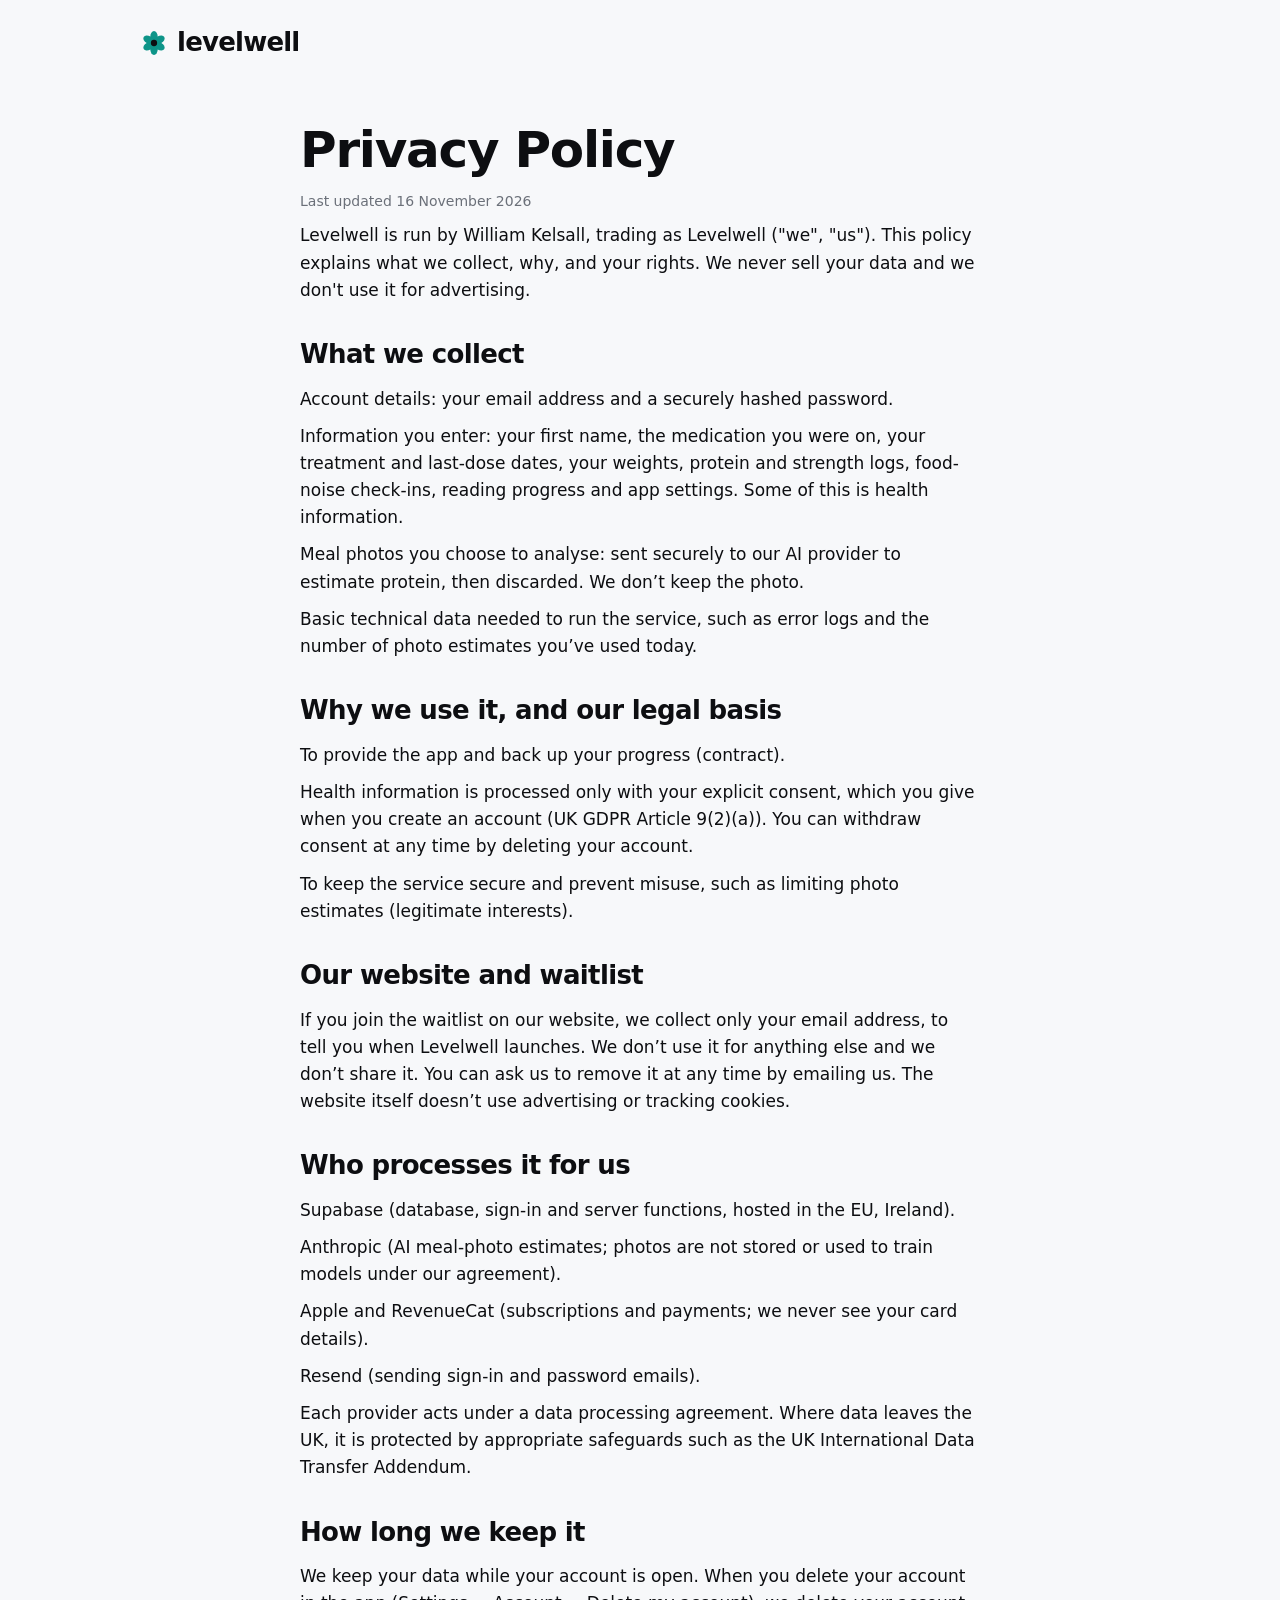
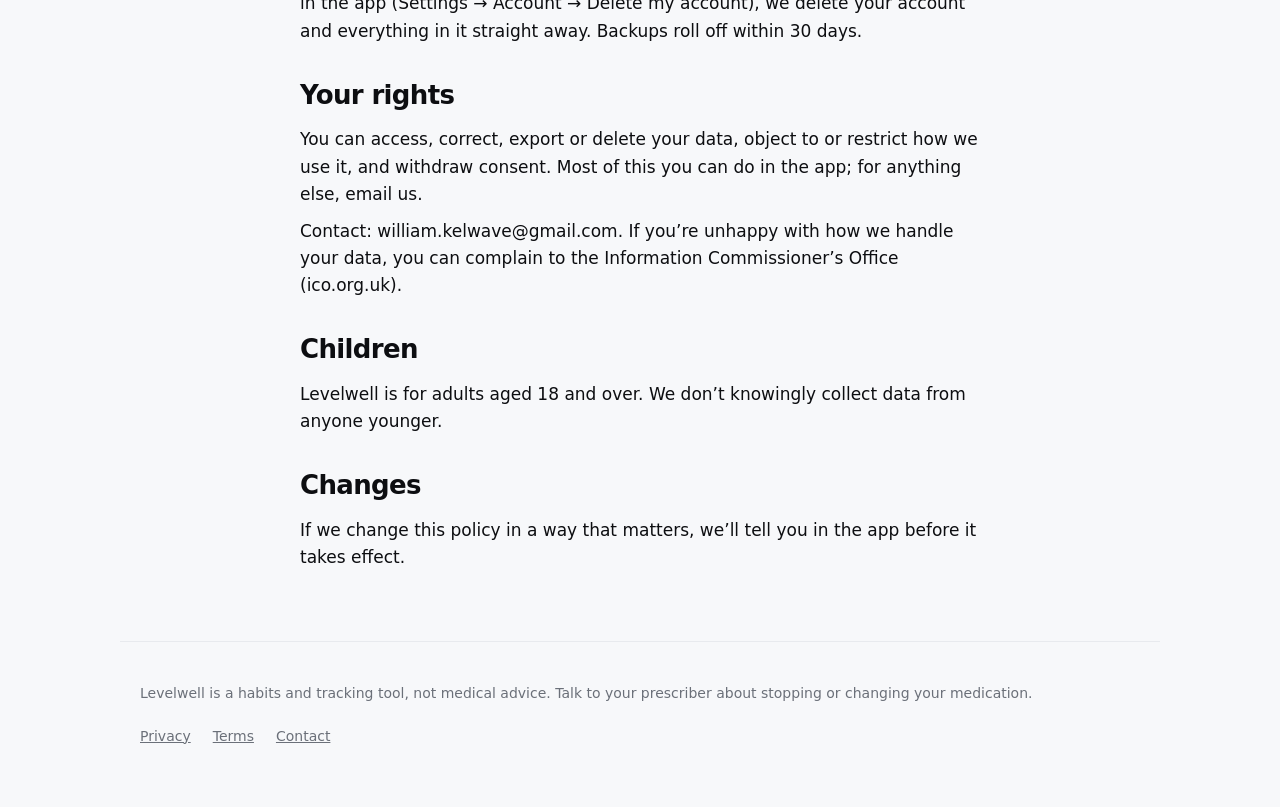
<file: privacy.html>
<!doctype html><html lang="en-GB"><head><meta charset="utf-8"><meta http-equiv="Content-Security-Policy" content="default-src 'none'; style-src 'self' https://fonts.googleapis.com; font-src https://fonts.gstatic.com; img-src 'self' data:; script-src 'self'; connect-src https://hlfuvnuicaoxpupukkrh.supabase.co; base-uri 'none'; form-action 'none'"><meta name="referrer" content="no-referrer"><meta name="viewport" content="width=device-width,initial-scale=1"><title>Privacy Policy · Levelwell</title><meta name="description" content="Privacy Policy for Levelwell"><link rel="icon" href="assets/favicon.png"><link rel="preconnect" href="https://fonts.googleapis.com"><link href="https://fonts.googleapis.com/css2?family=Archivo:wght@600;700&family=IBM+Plex+Sans:wght@400;500;600&display=swap" rel="stylesheet"><link rel="stylesheet" href="style.css"></head><body><header class="nav"><a class="brand" href="index.html"><img src="assets/mark.svg" alt="" width="28" height="28"><span>levelwell</span></a></header><main class="doc"><h1>Privacy Policy</h1><p class="meta">Last updated 16 November 2026</p><p>Levelwell is run by William Kelsall, trading as Levelwell ("we", "us"). This policy explains what we collect, why, and your rights. We never sell your data and we don't use it for advertising.</p><h2>What we collect</h2><p>Account details: your email address and a securely hashed password.</p><p>Information you enter: your first name, the medication you were on, your treatment and last-dose dates, your weights, protein and strength logs, food-noise check-ins, reading progress and app settings. Some of this is health information.</p><p>Meal photos you choose to analyse: sent securely to our AI provider to estimate protein, then discarded. We don’t keep the photo.</p><p>Basic technical data needed to run the service, such as error logs and the number of photo estimates you’ve used today.</p><h2>Why we use it, and our legal basis</h2><p>To provide the app and back up your progress (contract).</p><p>Health information is processed only with your explicit consent, which you give when you create an account (UK GDPR Article 9(2)(a)). You can withdraw consent at any time by deleting your account.</p><p>To keep the service secure and prevent misuse, such as limiting photo estimates (legitimate interests).</p><h2>Our website and waitlist</h2><p>If you join the waitlist on our website, we collect only your email address, to tell you when Levelwell launches. We don’t use it for anything else and we don’t share it. You can ask us to remove it at any time by emailing us. The website itself doesn’t use advertising or tracking cookies.</p><h2>Who processes it for us</h2><p>Supabase (database, sign-in and server functions, hosted in the EU, Ireland).</p><p>Anthropic (AI meal-photo estimates; photos are not stored or used to train models under our agreement).</p><p>Apple and RevenueCat (subscriptions and payments; we never see your card details).</p><p>Resend (sending sign-in and password emails).</p><p>Each provider acts under a data processing agreement. Where data leaves the UK, it is protected by appropriate safeguards such as the UK International Data Transfer Addendum.</p><h2>How long we keep it</h2><p>We keep your data while your account is open. When you delete your account in the app (Settings → Account → Delete my account), we delete your account and everything in it straight away. Backups roll off within 30 days.</p><h2>Your rights</h2><p>You can access, correct, export or delete your data, object to or restrict how we use it, and withdraw consent. Most of this you can do in the app; for anything else, email us.</p><p>Contact: <span class="em" data-u="evawlek.mailliw" data-d="moc.liamg">(enable JavaScript to see our email address)</span>. If you’re unhappy with how we handle your data, you can complain to the Information Commissioner’s Office (ico.org.uk).</p><h2>Children</h2><p>Levelwell is for adults aged 18 and over. We don’t knowingly collect data from anyone younger.</p><h2>Changes</h2><p>If we change this policy in a way that matters, we’ll tell you in the app before it takes effect.</p></main><footer class="foot"><div>Levelwell is a habits and tracking tool, not medical advice. Talk to your prescriber about stopping or changing your medication.</div><div class="links"><a href="privacy.html">Privacy</a><a href="terms.html">Terms</a><a class="em" data-u="evawlek.mailliw" data-d="moc.liamg" href="#">Contact</a></div></footer><script src="app.js"></script></body></html>
</file>
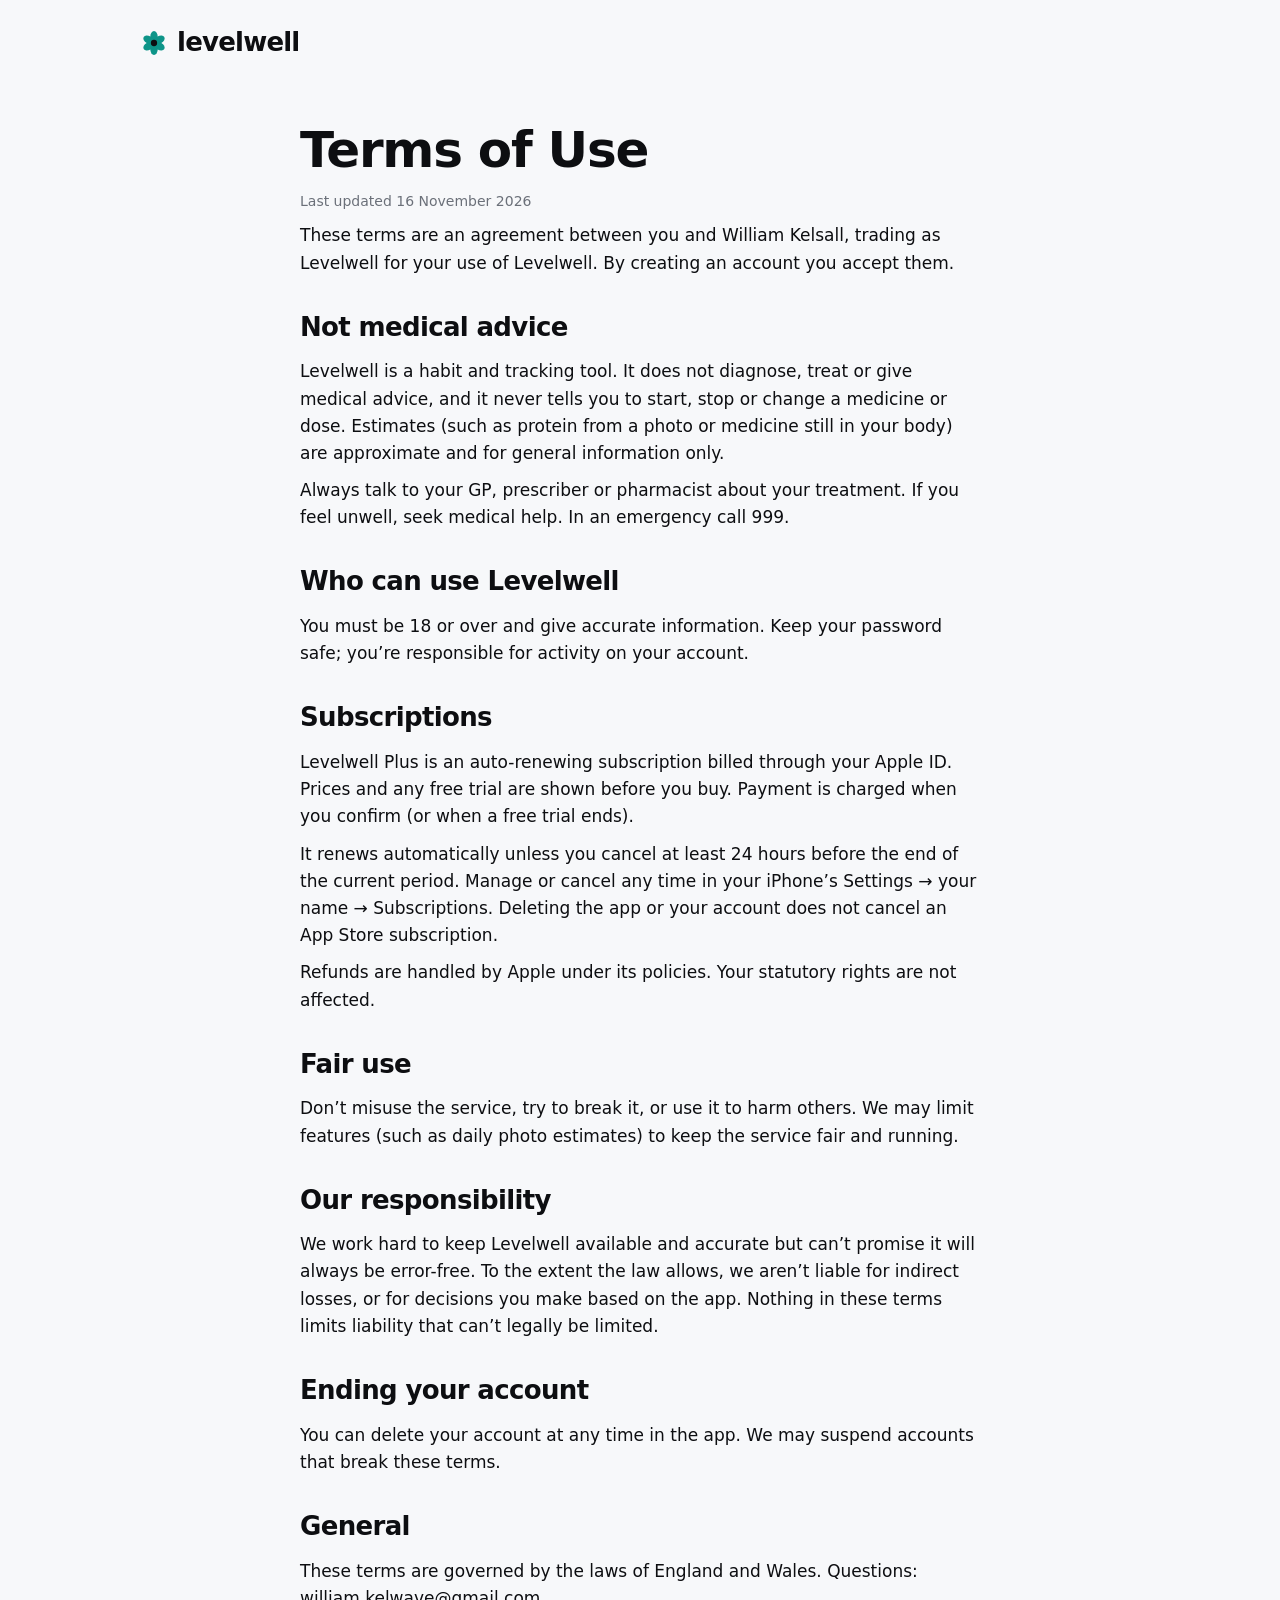
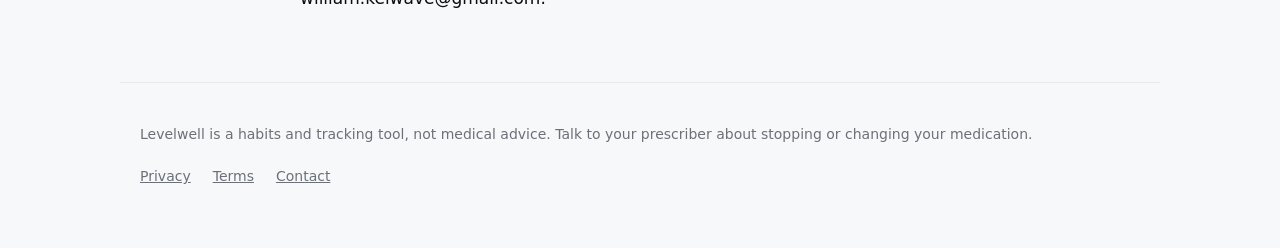
<file: terms.html>
<!doctype html><html lang="en-GB"><head><meta charset="utf-8"><meta http-equiv="Content-Security-Policy" content="default-src 'none'; style-src 'self' https://fonts.googleapis.com; font-src https://fonts.gstatic.com; img-src 'self' data:; script-src 'self'; connect-src https://hlfuvnuicaoxpupukkrh.supabase.co; base-uri 'none'; form-action 'none'"><meta name="referrer" content="no-referrer"><meta name="viewport" content="width=device-width,initial-scale=1"><title>Terms of Use · Levelwell</title><meta name="description" content="Terms of Use for Levelwell"><link rel="icon" href="assets/favicon.png"><link rel="preconnect" href="https://fonts.googleapis.com"><link href="https://fonts.googleapis.com/css2?family=Archivo:wght@600;700&family=IBM+Plex+Sans:wght@400;500;600&display=swap" rel="stylesheet"><link rel="stylesheet" href="style.css"></head><body><header class="nav"><a class="brand" href="index.html"><img src="assets/mark.svg" alt="" width="28" height="28"><span>levelwell</span></a></header><main class="doc"><h1>Terms of Use</h1><p class="meta">Last updated 16 November 2026</p><p>These terms are an agreement between you and William Kelsall, trading as Levelwell for your use of Levelwell. By creating an account you accept them.</p><h2>Not medical advice</h2><p>Levelwell is a habit and tracking tool. It does not diagnose, treat or give medical advice, and it never tells you to start, stop or change a medicine or dose. Estimates (such as protein from a photo or medicine still in your body) are approximate and for general information only.</p><p>Always talk to your GP, prescriber or pharmacist about your treatment. If you feel unwell, seek medical help. In an emergency call 999.</p><h2>Who can use Levelwell</h2><p>You must be 18 or over and give accurate information. Keep your password safe; you’re responsible for activity on your account.</p><h2>Subscriptions</h2><p>Levelwell Plus is an auto-renewing subscription billed through your Apple ID. Prices and any free trial are shown before you buy. Payment is charged when you confirm (or when a free trial ends).</p><p>It renews automatically unless you cancel at least 24 hours before the end of the current period. Manage or cancel any time in your iPhone’s Settings → your name → Subscriptions. Deleting the app or your account does not cancel an App Store subscription.</p><p>Refunds are handled by Apple under its policies. Your statutory rights are not affected.</p><h2>Fair use</h2><p>Don’t misuse the service, try to break it, or use it to harm others. We may limit features (such as daily photo estimates) to keep the service fair and running.</p><h2>Our responsibility</h2><p>We work hard to keep Levelwell available and accurate but can’t promise it will always be error-free. To the extent the law allows, we aren’t liable for indirect losses, or for decisions you make based on the app. Nothing in these terms limits liability that can’t legally be limited.</p><h2>Ending your account</h2><p>You can delete your account at any time in the app. We may suspend accounts that break these terms.</p><h2>General</h2><p>These terms are governed by the laws of England and Wales. Questions: <span class="em" data-u="evawlek.mailliw" data-d="moc.liamg">(enable JavaScript to see our email address)</span>.</p></main><footer class="foot"><div>Levelwell is a habits and tracking tool, not medical advice. Talk to your prescriber about stopping or changing your medication.</div><div class="links"><a href="privacy.html">Privacy</a><a href="terms.html">Terms</a><a class="em" data-u="evawlek.mailliw" data-d="moc.liamg" href="#">Contact</a></div></footer><script src="app.js"></script></body></html>
</file>
<file: style.css>
:root{--ink:#0D0E11;--muted:#6B7079;--bg:#F7F8FA;--teal:#0D9488;--tealDark:#0B7A70;--tealSoft:#E0F4F1;--card:#FFFFFF;--line:#E8EAEE;--wash:#F1F2F5;--shadow:0 1px 2px rgba(16,18,24,.04),0 10px 24px -8px rgba(16,18,24,.10),0 34px 70px -24px rgba(16,18,24,.14)}
:root{color-scheme:light}
*{box-sizing:border-box;margin:0;padding:0}html{scroll-behavior:smooth}
body{background:var(--bg);color:var(--ink);font:17px/1.6 "IBM Plex Sans",-apple-system,system-ui,"Helvetica Neue",sans-serif;-webkit-font-smoothing:antialiased}
h1,h2,h3,.brand span{font-family:Archivo,"IBM Plex Sans",system-ui,sans-serif;font-variant-numeric:tabular-nums;letter-spacing:-.025em}
a{color:var(--teal)}
.nav{max-width:1040px;margin:0 auto;padding:22px 20px}
.brand{display:inline-flex;align-items:center;gap:9px;text-decoration:none;color:var(--ink)}.brand span{font-size:26px;font-weight:700;letter-spacing:-.03em}
.wrap{max-width:1040px;margin:0 auto;padding:0 20px}
.hero{padding:16px 20px 60px;display:grid;gap:36px;grid-template-columns:1.1fr .9fr;align-items:center}
.tag{display:inline-block;background:var(--tealSoft);color:var(--tealDark);font-weight:600;letter-spacing:.12em;text-transform:uppercase;font-size:11.5px;border-radius:999px;padding:8px 16px}
h1{font-size:clamp(42px,6vw,66px);line-height:1.02;font-weight:700;margin:18px 0 14px}
h1 em{color:var(--teal);font-style:normal}
.lead{font-size:19px;color:var(--muted);max-width:520px}
form{display:flex;gap:10px;margin-top:28px;flex-wrap:wrap;max-width:520px}
input[type=email]{flex:1;min-width:220px;font:inherit;padding:16px 20px;border-radius:999px;border:1.5px solid var(--line);background:var(--card);color:var(--ink)}
input[type=email]:focus{outline:2px solid var(--teal);border-color:transparent}
button{font:inherit;font-weight:600;padding:16px 28px;border:0;border-radius:999px;background:var(--teal);color:#fff;cursor:pointer;box-shadow:0 10px 24px -10px rgba(13,148,136,.7)}
button:hover{background:var(--tealDark)}
button:disabled{opacity:.6;cursor:default}
.note{font-size:14px;color:var(--muted);margin-top:12px;min-height:22px}.note.ok{color:var(--teal);font-weight:600}.note.err{color:#D14343}
.hero img{width:100%;max-width:380px;height:auto;justify-self:center}
.band{background:linear-gradient(135deg,#F0EDFF 0%,#E6F3FE 55%,#E0F4F1 100%);padding:70px 0}
.band h2,.sec h2{font-size:clamp(34px,5vw,50px);line-height:1.05;margin-bottom:34px;font-weight:700}
.grid{display:grid;gap:18px;grid-template-columns:repeat(auto-fit,minmax(240px,1fr))}
.card{background:var(--card);border:1px solid var(--line);border-radius:24px;padding:26px;box-shadow:var(--shadow)}
.card h3{font-size:24px;margin-bottom:8px;font-weight:700}.card p{color:var(--muted)}
.sec{padding:70px 0}
.phases{display:grid;gap:12px}
.phase{display:flex;justify-content:space-between;align-items:center;gap:16px;background:var(--card);border:1px solid var(--line);border-radius:18px;padding:16px 22px}
.phase.hot{background:#F0EDFF;border-color:transparent}.phase.hot b{color:#6152D9}.phase b{font-family:Archivo,system-ui,sans-serif;font-size:22px;font-weight:700;letter-spacing:-.02em}.phase span{color:var(--muted)}
.foot{max-width:1040px;margin:0 auto;padding:40px 20px 60px;color:var(--muted);font-size:14px;display:flex;justify-content:space-between;gap:20px;flex-wrap:wrap;border-top:1px solid var(--line)}
.foot .links{display:flex;gap:22px}.foot a{color:var(--muted)}
.doc{max-width:720px;margin:0 auto;padding:20px 20px 60px}.doc h1{font-size:50px}.doc h2{font-size:26px;margin:30px 0 8px}.doc p{margin:10px 0}.doc .meta{color:var(--muted);font-size:14px}
@media(max-width:820px){.hero{grid-template-columns:1fr}.hero img{max-width:340px}}

.hp{position:absolute;left:-9999px;width:1px;height:1px;opacity:0}

/* garden */
.garden{position:relative;padding:80px 0 90px;background:radial-gradient(60% 50% at 85% 10%,#FFEAF2 0%,rgba(255,234,242,0) 70%),radial-gradient(50% 45% at 5% 90%,#FFF4DC 0%,rgba(255,244,220,0) 70%),var(--bg);overflow:hidden}
.kicker{display:inline-block;font-weight:700;font-size:13px;letter-spacing:.16em;text-transform:uppercase;color:#CF4C7C;background:#FFEAF2;border-radius:999px;padding:7px 14px}
.garden h2{font-size:clamp(36px,5.4vw,58px);line-height:1.03;font-weight:800;margin:16px 0 14px}
.garden h2 em{font-style:normal;color:#F2709C}
.g-top{display:grid;grid-template-columns:1.05fr .95fr;gap:40px;align-items:center}
.three{display:grid;gap:12px;margin-top:26px}
.three-item{display:flex;align-items:center;gap:16px;background:var(--s);border-radius:20px;padding:14px 18px}
.three-item b{display:block;color:var(--c);font-size:17px}.three-item span{color:var(--muted);font-size:15px}
.dot{flex:none;width:36px;height:36px;border-radius:50%;display:flex;align-items:center;justify-content:center}.dot svg{width:22px;height:22px}
.small{font-size:14px;color:var(--muted);margin-top:12px}
.g-today{display:grid;gap:18px;justify-items:center}
.today-card{width:100%;max-width:340px;background:#fff;border-radius:32px;padding:22px 26px 26px;text-align:center;box-shadow:var(--shadow);transform:rotate(-2deg)}
.tp-head{display:flex;justify-content:space-between;font-size:13px;font-weight:700;letter-spacing:.14em;text-transform:uppercase}.tp-label{color:var(--teal)}.tp-date{color:var(--muted);letter-spacing:.04em;text-transform:none}
.tp-art .plant-svg{width:190px;height:228px;display:block;margin:6px auto 0}
.tp-name{font-family:Archivo,system-ui,sans-serif;font-weight:800;font-size:34px;letter-spacing:-.03em;margin-top:2px}
.ptag{display:inline-block;margin-top:6px;font-size:11.5px;font-weight:700;letter-spacing:.12em;text-transform:uppercase;color:var(--muted);background:var(--wash);border-radius:999px;padding:5px 11px}
.ptag.rare{color:#fff;background:#8B7CF6}.ptag.mile{color:#fff;background:#FFB82E}
.week-card{width:100%;max-width:400px;background:#fff;border-radius:24px;padding:18px 20px 20px;box-shadow:var(--shadow)}
.wk-top{display:flex;align-items:center;gap:8px;margin-bottom:14px}.wk-top b{font-family:Archivo,system-ui,sans-serif;font-size:20px}.wk-top .small{margin:0 0 0 auto}
.flame svg{width:16px;height:20px;display:block}
.wk-row{display:flex;justify-content:space-between}.wcol{display:flex;flex-direction:column;align-items:center;gap:6px}.wl{font-size:13px;font-weight:600;color:var(--muted)}
.wd{width:38px;height:38px;border-radius:50%;display:flex;align-items:center;justify-content:center}.wd svg{width:38px;height:38px}
.wd.tick{background:var(--teal)}.wd.bloom{background:#F2709C}.wd.future{border:1.5px solid var(--line)}
.g-collect{margin-top:70px}.g-collect-head{display:flex;justify-content:space-between;align-items:flex-end;gap:24px;flex-wrap:wrap;margin-bottom:22px}
.g-collect h3{font-family:Archivo,system-ui,sans-serif;font-size:30px;font-weight:800;letter-spacing:-.02em}.g-collect-head p{color:var(--muted);max-width:520px}
.pgrid{display:grid;grid-template-columns:repeat(6,1fr);gap:14px}
.pcard{margin:0;background:#fff;border:1px solid var(--line);border-radius:22px;padding:12px 8px 14px;text-align:center;box-shadow:0 1px 2px rgba(16,18,24,.04),0 10px 24px -14px rgba(16,18,24,.14)}
.pcard .plant-svg{width:84px;height:101px;display:block;margin:0 auto}
.pcard figcaption{font-weight:600;font-size:14px;margin-top:4px}.pcard .ptag{font-size:10px;padding:4px 9px;margin-top:5px}
.pcard.glow{background:linear-gradient(180deg,#FBFAFF,#fff)}
.card .ico{display:block;width:44px;height:44px;border-radius:14px;background:var(--s);margin-bottom:14px;position:relative}
.card .ico::after{content:"";position:absolute;inset:13px;border-radius:50%;background:var(--c)}
@media(max-width:820px){.g-top{grid-template-columns:1fr}.pgrid{grid-template-columns:repeat(3,1fr)}.garden{padding:60px 0}}

/* colour roles (classes, because the CSP blocks inline styles) */
.teal{--c:#0D9488;--s:#E0F4F1}.coral{--c:#FF6B5B;--s:#FFEDEA}.sky{--c:#3BA4F5;--s:#E6F3FE}.lilac{--c:#8B7CF6;--s:#F0EDFF}
.dot.teal,.dot.coral,.dot.sky,.dot.lilac{background:var(--c)}
</file>
